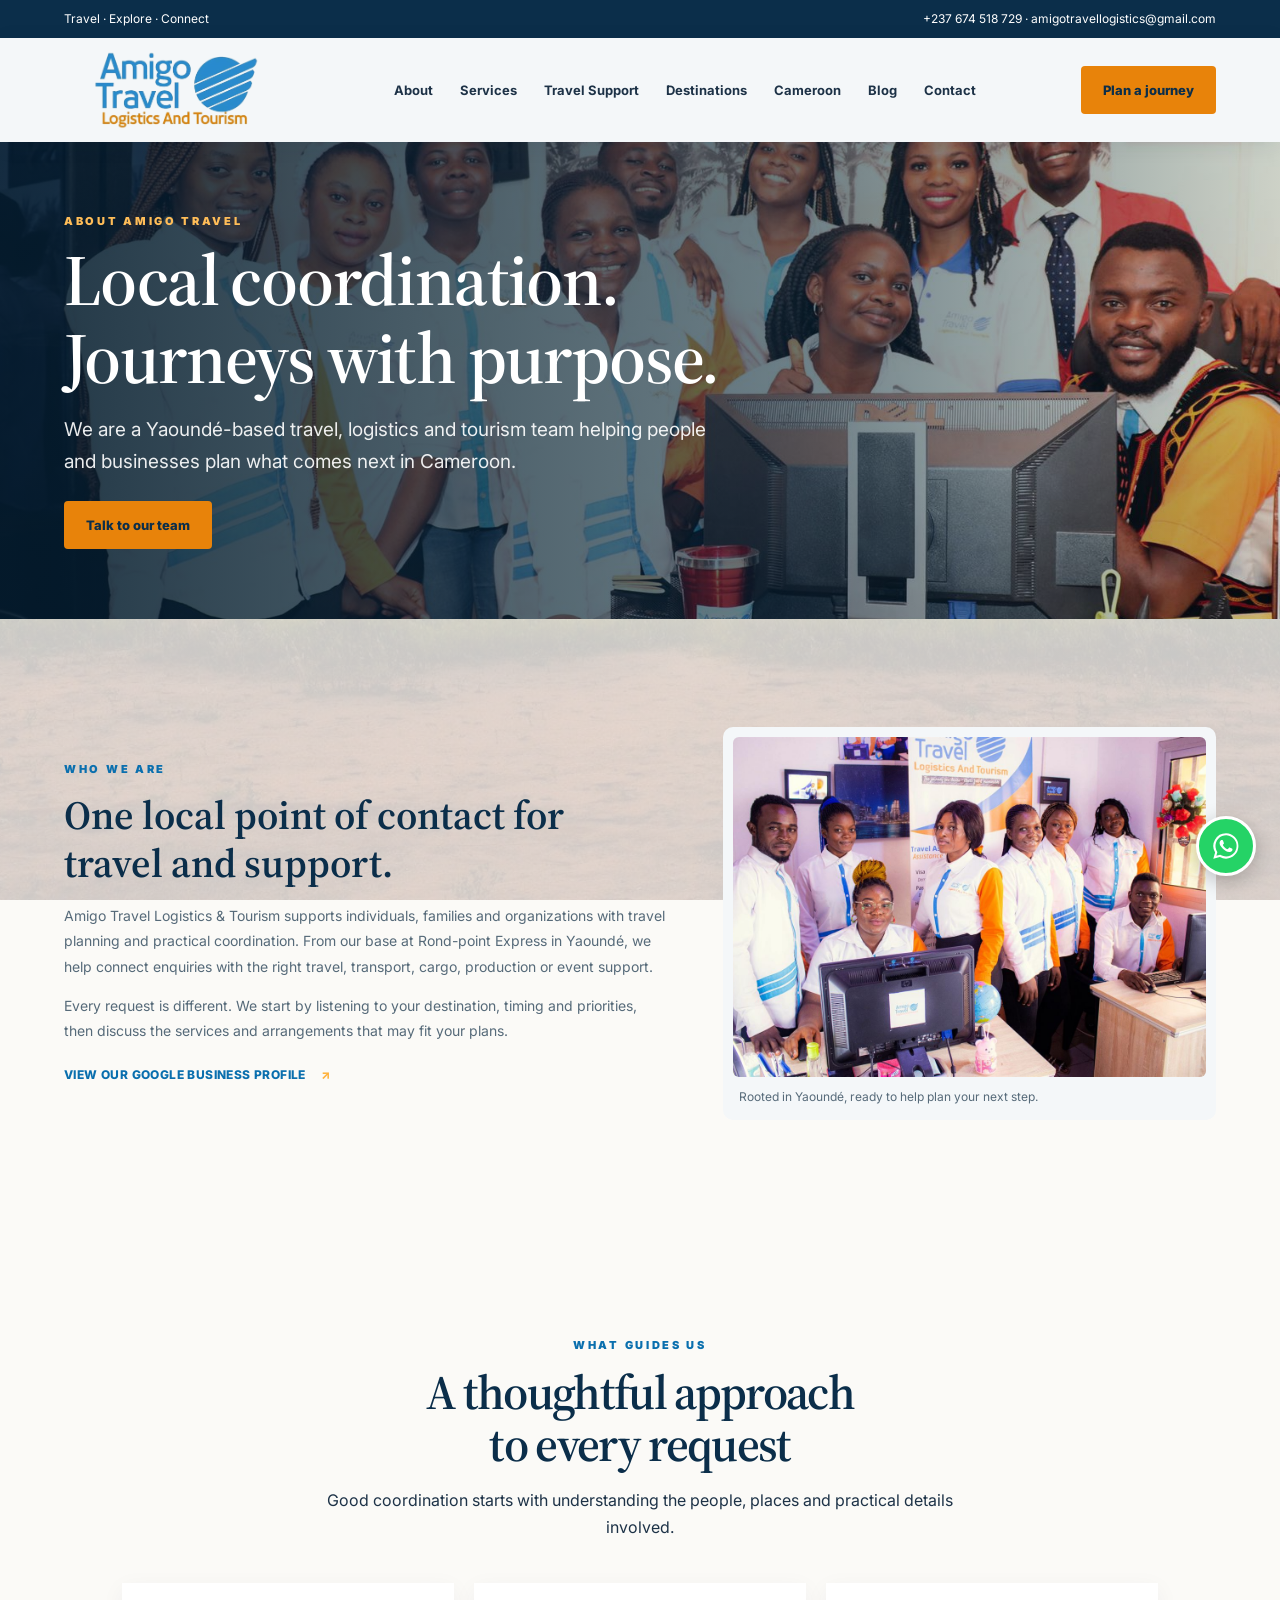
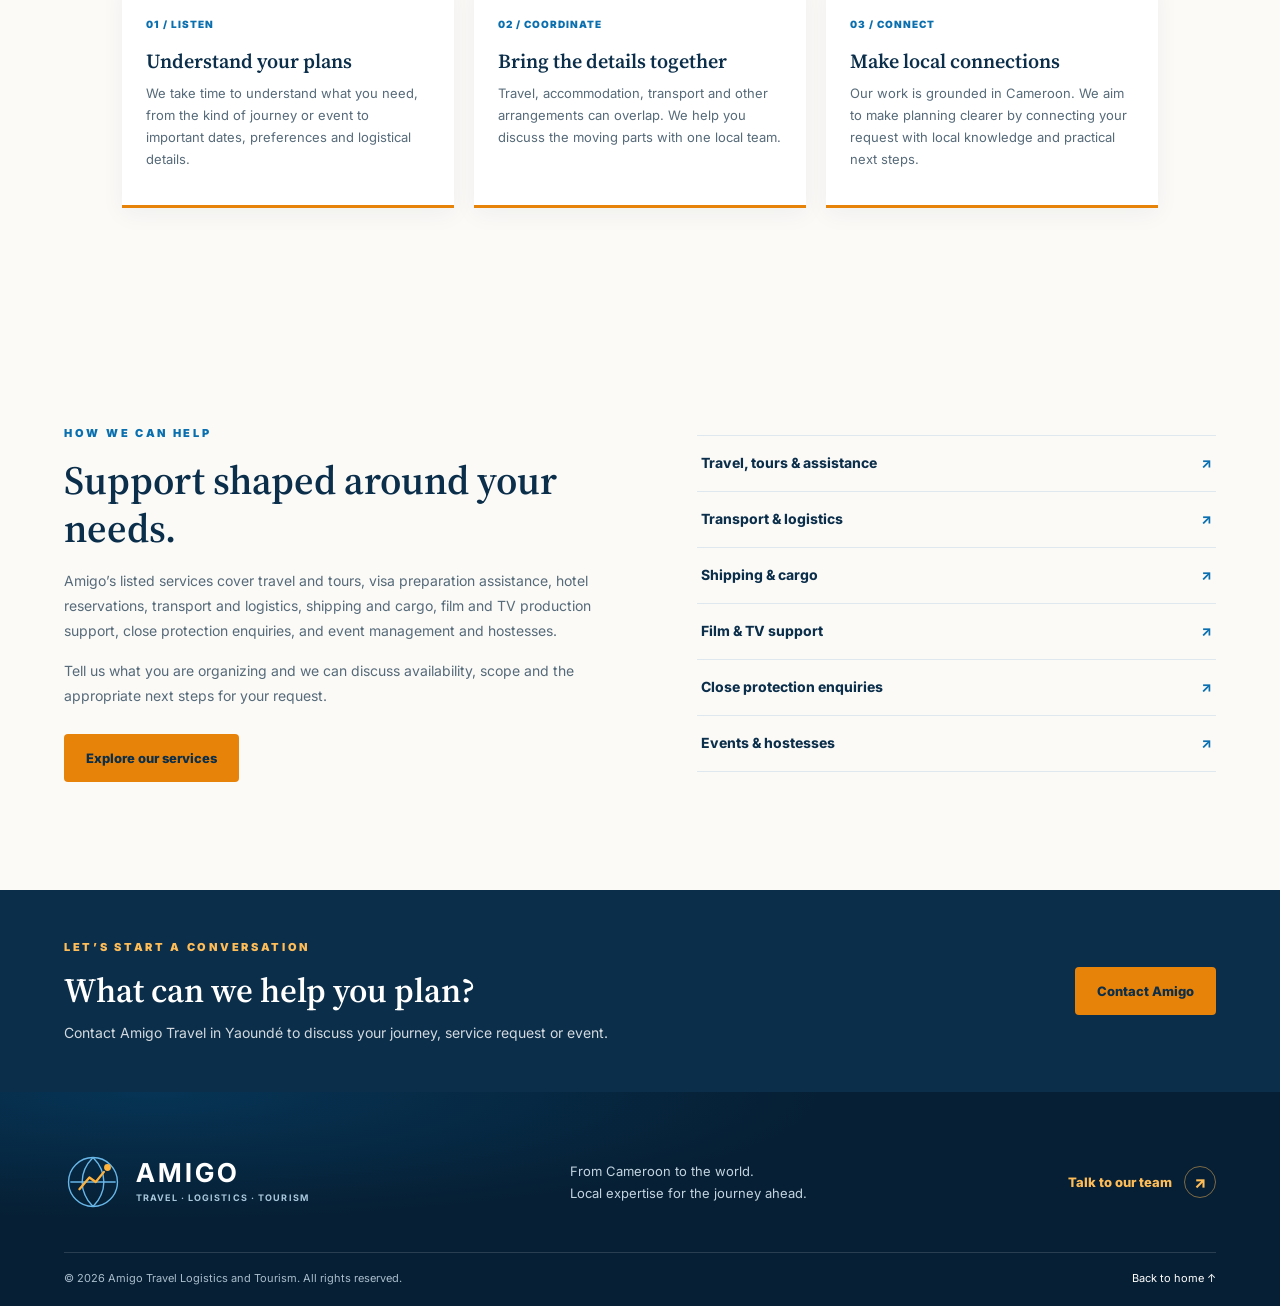
<file: about.html>
<!doctype html>
<html lang="en">
<head>
  <meta charset="utf-8">
  <link rel="icon" href="favicon.svg" type="image/svg+xml">
  <meta name="viewport" content="width=device-width, initial-scale=1">
  <meta name="theme-color" content="#0877bd">
  <meta name="author" content="Amigo Travel Logistics & Tourism">
  <meta name="description" content="Learn about Amigo Travel Logistics & Tourism, a Yaoundé-based team supporting travel, tours, logistics, cargo, production and events in Cameroon.">
  <meta name="robots" content="index, follow">
  <meta property="og:site_name" content="Amigo Travel Logistics & Tourism">
  <meta property="og:type" content="website">
  <meta property="og:title" content="About Amigo Travel Logistics & Tourism">
  <meta property="og:description" content="Meet Amigo Travel, based in Yaoundé and bringing travel, local coordination, logistics and event support together.">
  <meta property="og:url" content="https://amigotravellogistics.org/about.html">
  <meta property="og:image" content="https://amigotravellogistics.org/images/team-group.jpg">
  <meta property="og:image:alt" content="The Amigo Travel team in their Yaoundé office">
  <meta name="twitter:card" content="summary_large_image">
  <meta name="twitter:title" content="About Amigo Travel Logistics &amp; Tourism">
  <meta name="twitter:description" content="Meet Amigo Travel, based in Yaoundé and bringing travel, local coordination, logistics and event support together.">
  <meta name="twitter:image" content="https://amigotravellogistics.org/images/team-group.jpg">
  <title>About Amigo Travel Logistics & Tourism | Cameroon</title>
  <link rel="canonical" href="https://amigotravellogistics.org/about.html">
  <link rel="preconnect" href="https://fonts.googleapis.com">
  <link rel="preconnect" href="https://fonts.gstatic.com" crossorigin>
  <link rel="stylesheet" href="https://fonts.googleapis.com/css2?family=Inter:wght@400;500;600;700&family=Source+Serif+4:opsz,wght@8..60,500;8..60,600&display=swap">
  <link rel="stylesheet" href="styles.css">
  <script src="site.js" defer></script>
  <script type="application/ld+json">{"@context":"https://schema.org","@type":"AboutPage","name":"About Amigo Travel Logistics \u0026 Tourism","url":"https://amigotravellogistics.org/about.html","isPartOf":{"url":"https://amigotravellogistics.org/","name":"Amigo Travel Logistics \u0026 Tourism","@type":"WebSite"},"about":{"@id":"https://amigotravellogistics.org/#business"}}</script>
</head>
<body class="about-page">
  <div class="topbar">
    <span>Travel · Explore · Connect</span>
    <span>+237 674 518 729 · amigotravellogistics@gmail.com</span>
  </div>

  <header class="site-header">
    <a class="brand-box" href="index.html#top" aria-label="Amigo Travel Logistics and Tourism home">
      <img src="images/amigo-logo-header.png?v=20261020-2" alt="Amigo Travel Logistics and Tourism" width="763" height="375">
    </a>
    <button class="menu-toggle" type="button" aria-expanded="false" aria-controls="main-navigation">
      <span class="menu-toggle-icon" aria-hidden="true"></span><span>Menu</span>
    </button>
    <nav id="main-navigation" class="main-nav about-nav" aria-label="Main navigation">
      <a href="about.html" aria-current="page">About</a>
      <a href="index.html#services">Services</a>
      <a href="index.html#travel-support">Travel Support</a>
      <a href="index.html#destinations">Destinations</a>
      <a href="cameroon.html">Cameroon</a>
      <a href="blog.html">Blog</a>
      <a href="contact.html">Contact</a>
    </nav>
    <a class="btn primary about-header-cta" href="contact.html">Plan a journey</a>
  </header>

  <main>
    <section class="about-page-hero" aria-labelledby="about-title">
      <img src="images/team-group.jpg" alt="" aria-hidden="true">
      <div class="about-page-hero-shade"></div>
      <div class="about-page-hero-copy">
        <span class="eyebrow">ABOUT AMIGO TRAVEL</span>
        <h1 id="about-title">Local coordination.<br>Journeys with purpose.</h1>
        <p>We are a Yaoundé-based travel, logistics and tourism team helping people and businesses plan what comes next in Cameroon.</p>
        <a class="btn primary" href="contact.html">Talk to our team</a>
      </div>
    </section>

    <section class="about-page-intro section" aria-labelledby="about-intro-title">
      <div class="about-page-intro-copy">
        <span class="eyebrow">WHO WE ARE</span>
        <h2 id="about-intro-title">One local point of contact for travel and support.</h2>
        <p>Amigo Travel Logistics &amp; Tourism supports individuals, families and organizations with travel planning and practical coordination. From our base at Rond-point Express in Yaoundé, we help connect enquiries with the right travel, transport, cargo, production or event support.</p>
        <p>Every request is different. We start by listening to your destination, timing and priorities, then discuss the services and arrangements that may fit your plans.</p>
        <a class="text-link" href="https://maps.app.goo.gl/wCHLhreD65ih4e7i9" target="_blank" rel="noopener noreferrer">View our Google Business profile <span aria-hidden="true">↗</span></a>
      </div>
      <figure class="about-page-photo">
        <img src="images/team-desk-group.jpg" alt="Amigo Travel advisors standing together at the office front desk" loading="lazy">
        <figcaption>Rooted in Yaoundé, ready to help plan your next step.</figcaption>
      </figure>
    </section>

    <section class="about-values-section section light-section" aria-labelledby="about-values-title">
      <div class="section-heading center">
        <span>WHAT GUIDES US</span>
        <h2 id="about-values-title">A thoughtful approach to every request</h2>
        <p>Good coordination starts with understanding the people, places and practical details involved.</p>
      </div>
      <div class="about-values-grid">
        <article class="about-value-card">
          <span class="about-value-number">01 / LISTEN</span>
          <h3>Understand your plans</h3>
          <p>We take time to understand what you need, from the kind of journey or event to important dates, preferences and logistical details.</p>
        </article>
        <article class="about-value-card">
          <span class="about-value-number">02 / COORDINATE</span>
          <h3>Bring the details together</h3>
          <p>Travel, accommodation, transport and other arrangements can overlap. We help you discuss the moving parts with one local team.</p>
        </article>
        <article class="about-value-card">
          <span class="about-value-number">03 / CONNECT</span>
          <h3>Make local connections</h3>
          <p>Our work is grounded in Cameroon. We aim to make planning clearer by connecting your request with local knowledge and practical next steps.</p>
        </article>
      </div>
    </section>

    <section class="about-services-section section" aria-labelledby="about-services-title">
      <div class="about-services-copy">
        <span class="eyebrow">HOW WE CAN HELP</span>
        <h2 id="about-services-title">Support shaped around your needs.</h2>
        <p>Amigo’s listed services cover travel and tours, visa preparation assistance, hotel reservations, transport and logistics, shipping and cargo, film and TV production support, close protection enquiries, and event management and hostesses.</p>
        <p>Tell us what you are organizing and we can discuss availability, scope and the appropriate next steps for your request.</p>
        <a class="btn primary" href="index.html#services">Explore our services</a>
      </div>
      <div class="about-service-list" aria-label="Amigo Travel service areas">
        <a href="index.html#travel-service"><span>Travel, tours &amp; assistance</span><span aria-hidden="true">↗</span></a>
        <a href="index.html#transport-service"><span>Transport &amp; logistics</span><span aria-hidden="true">↗</span></a>
        <a href="index.html#shipping-service"><span>Shipping &amp; cargo</span><span aria-hidden="true">↗</span></a>
        <a href="index.html#film-service"><span>Film &amp; TV support</span><span aria-hidden="true">↗</span></a>
        <a href="index.html#cpo-service"><span>Close protection enquiries</span><span aria-hidden="true">↗</span></a>
        <a href="index.html#event-service"><span>Events &amp; hostesses</span><span aria-hidden="true">↗</span></a>
      </div>
    </section>

    <section class="about-contact-banner" aria-labelledby="about-contact-title">
      <div>
        <span class="eyebrow">LET’S START A CONVERSATION</span>
        <h2 id="about-contact-title">What can we help you plan?</h2>
        <p>Contact Amigo Travel in Yaoundé to discuss your journey, service request or event.</p>
      </div>
      <a class="btn primary" href="contact.html">Contact Amigo</a>
    </section>
  </main>

  <footer class="site-footer">
    <div class="footer-main">
      <a class="footer-brand" href="index.html#top" aria-label="Amigo Travel Logistics and Tourism home">
        <svg class="footer-mark" viewBox="0 0 64 64" aria-hidden="true">
          <circle cx="32" cy="32" r="27"></circle>
          <path d="M7 32h50M32 5c8 8 12 17 12 27S40 51 32 59M32 5C24 13 20 22 20 32s4 19 12 27"></path>
          <path class="footer-route" d="m17 40 11-13 7 5 13-16"></path>
          <circle class="footer-pin" cx="48" cy="16" r="3"></circle>
        </svg>
        <span class="footer-wordmark"><strong>AMIGO</strong><span>TRAVEL · LOGISTICS · TOURISM</span></span>
      </a>
      <p class="footer-tagline">From Cameroon to the world.<br>Local expertise for the journey ahead.</p>
      <a class="footer-contact" href="contact.html">Talk to our team <span aria-hidden="true">↗</span></a>
    </div>
    <div class="footer-bottom">
      <span>© 2026 Amigo Travel Logistics and Tourism. All rights reserved.</span>
      <a href="index.html#top">Back to home ↑</a>
    </div>
  </footer>

  <a class="whatsapp-float" href="https://wa.me/237674518729?text=Hello%20Amigo%20Travel%2C%20I%20would%20like%20to%20make%20an%20enquiry." target="_blank" rel="noopener noreferrer" aria-label="Chat with Amigo Travel on WhatsApp">
    <svg viewBox="0 0 32 32" aria-hidden="true" focusable="false">
      <path d="M16.04 3.2A12.72 12.72 0 0 0 5.11 22.42L3.3 28.8l6.54-1.72a12.8 12.8 0 0 0 6.19 1.59h.01a12.74 12.74 0 0 0 0-25.47Zm0 23.31a10.62 10.62 0 0 1-5.41-1.48l-.39-.23-3.88 1.02 1.03-3.78-.25-.4a10.58 10.58 0 1 1 8.9 4.87Zm5.81-7.92c-.32-.16-1.88-.93-2.17-1.04-.29-.11-.5-.16-.71.16-.21.32-.82 1.04-1 1.25-.18.21-.37.24-.69.08-.32-.16-1.34-.49-2.56-1.57-.95-.85-1.59-1.9-1.77-2.22-.18-.32-.02-.5.14-.66.14-.14.32-.37.48-.56.16-.18.21-.32.32-.53.11-.21.05-.4-.03-.56-.08-.16-.71-1.71-.98-2.35-.26-.62-.52-.54-.71-.55l-.61-.01c-.21 0-.56.08-.85.4-.29.32-1.11 1.09-1.11 2.64s1.14 3.06 1.3 3.27c.16.21 2.24 3.42 5.42 4.79.76.33 1.35.53 1.81.68.76.24 1.45.21 1.99.13.61-.09 1.88-.77 2.14-1.51.26-.74.26-1.37.18-1.51-.08-.13-.29-.21-.61-.37Z"></path>
    </svg>
  </a>
</body>
</html>
</file>
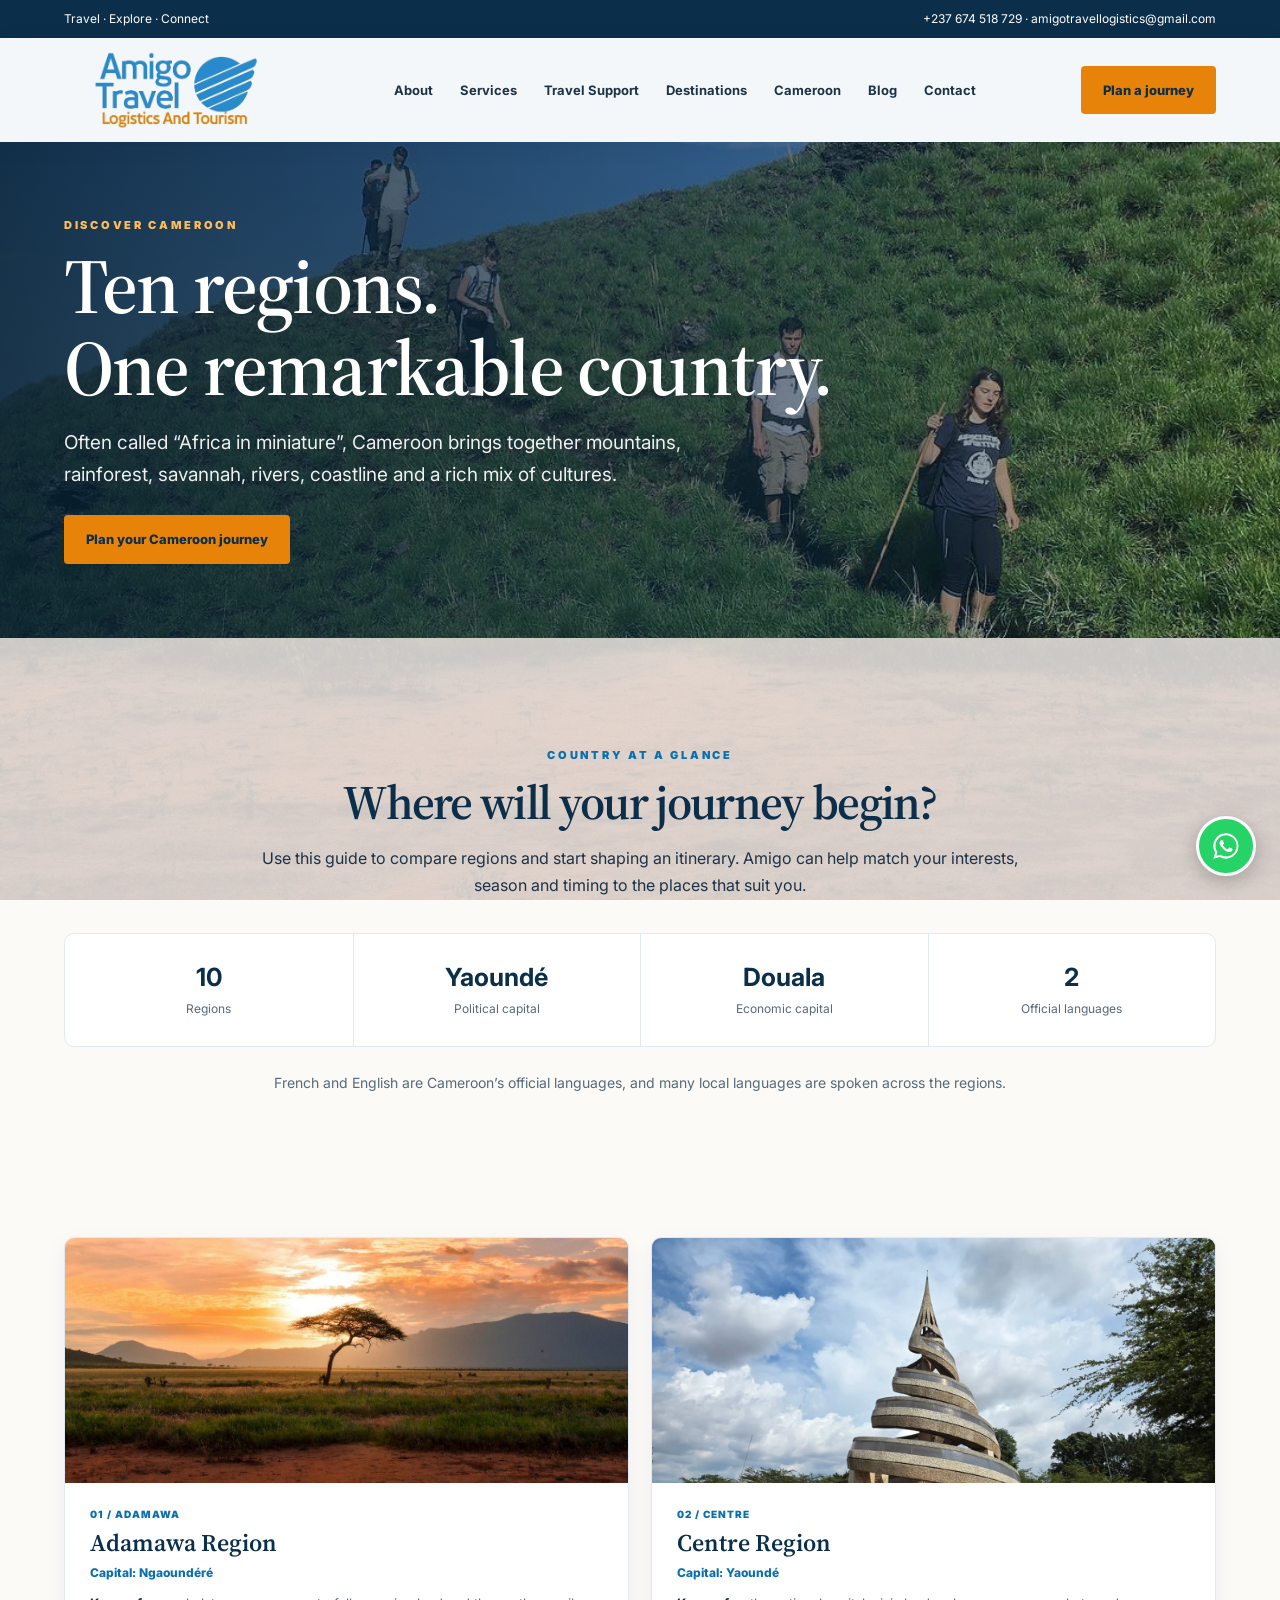
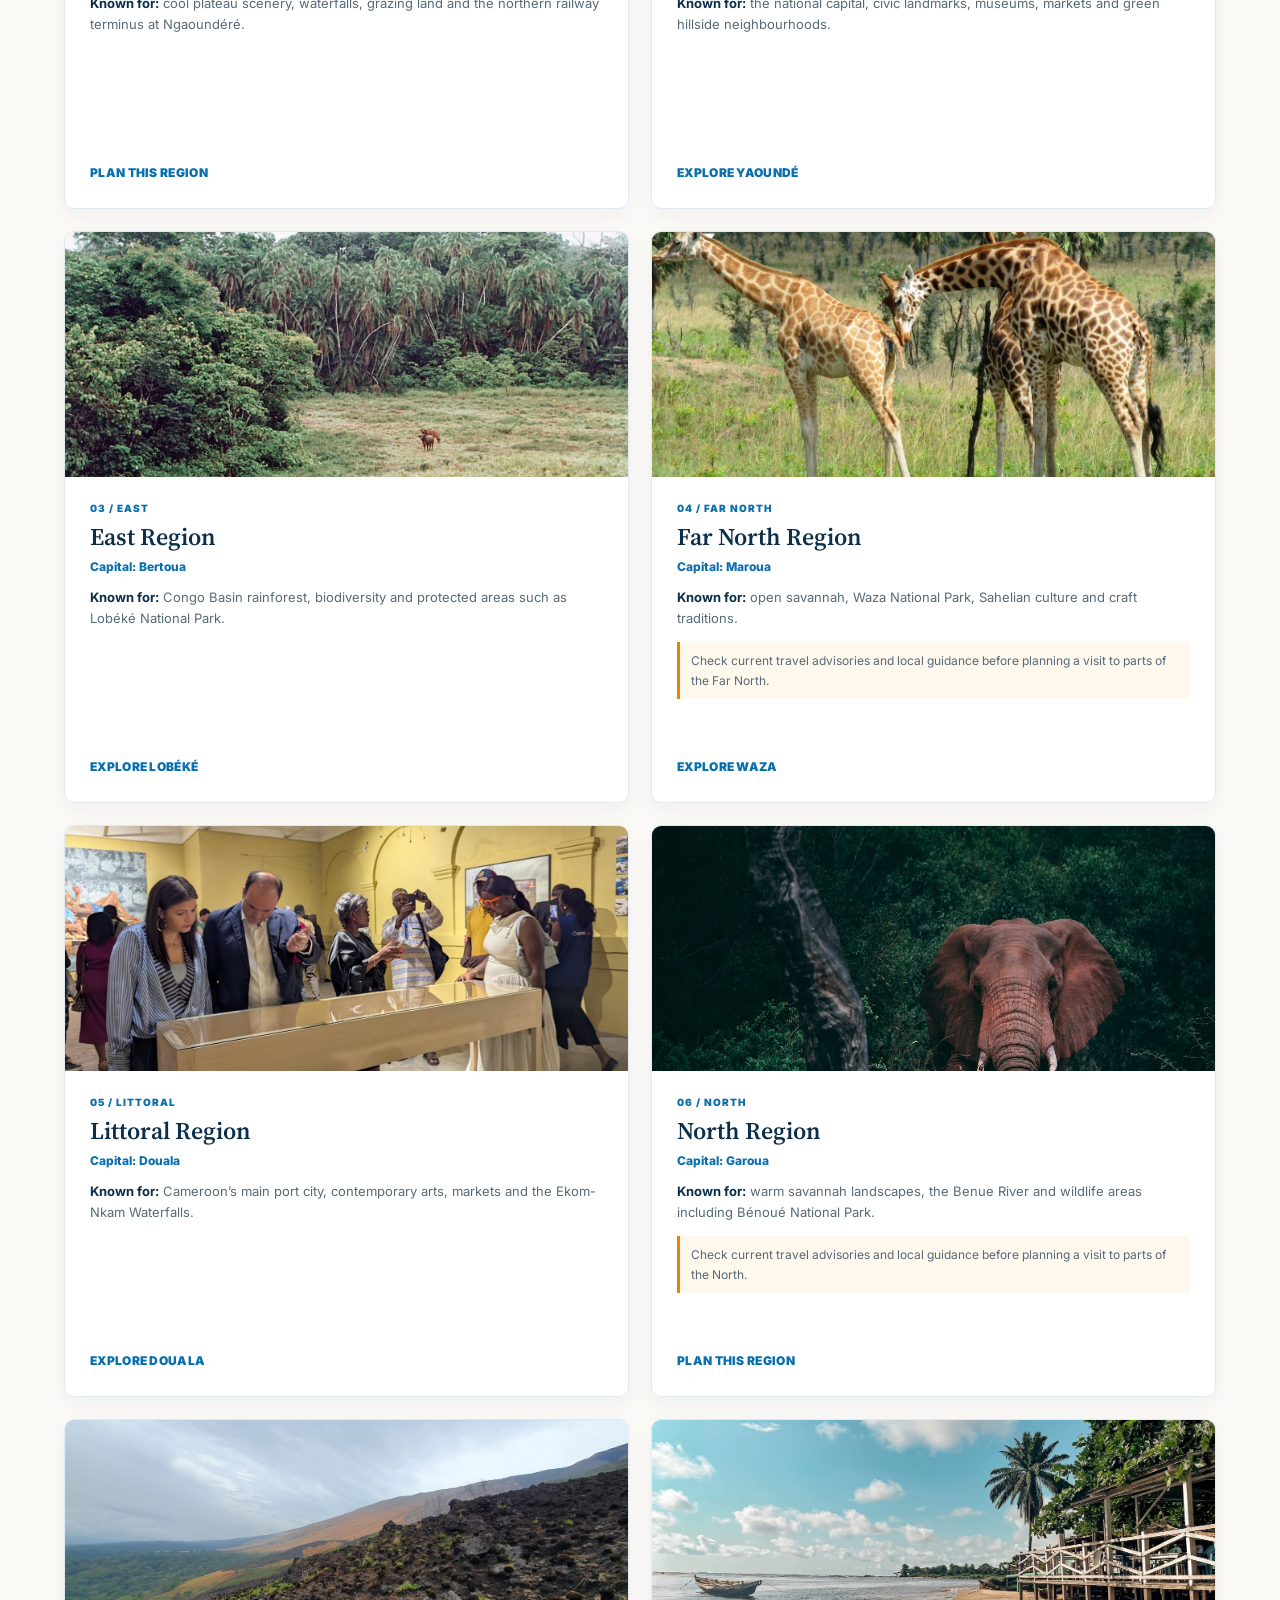
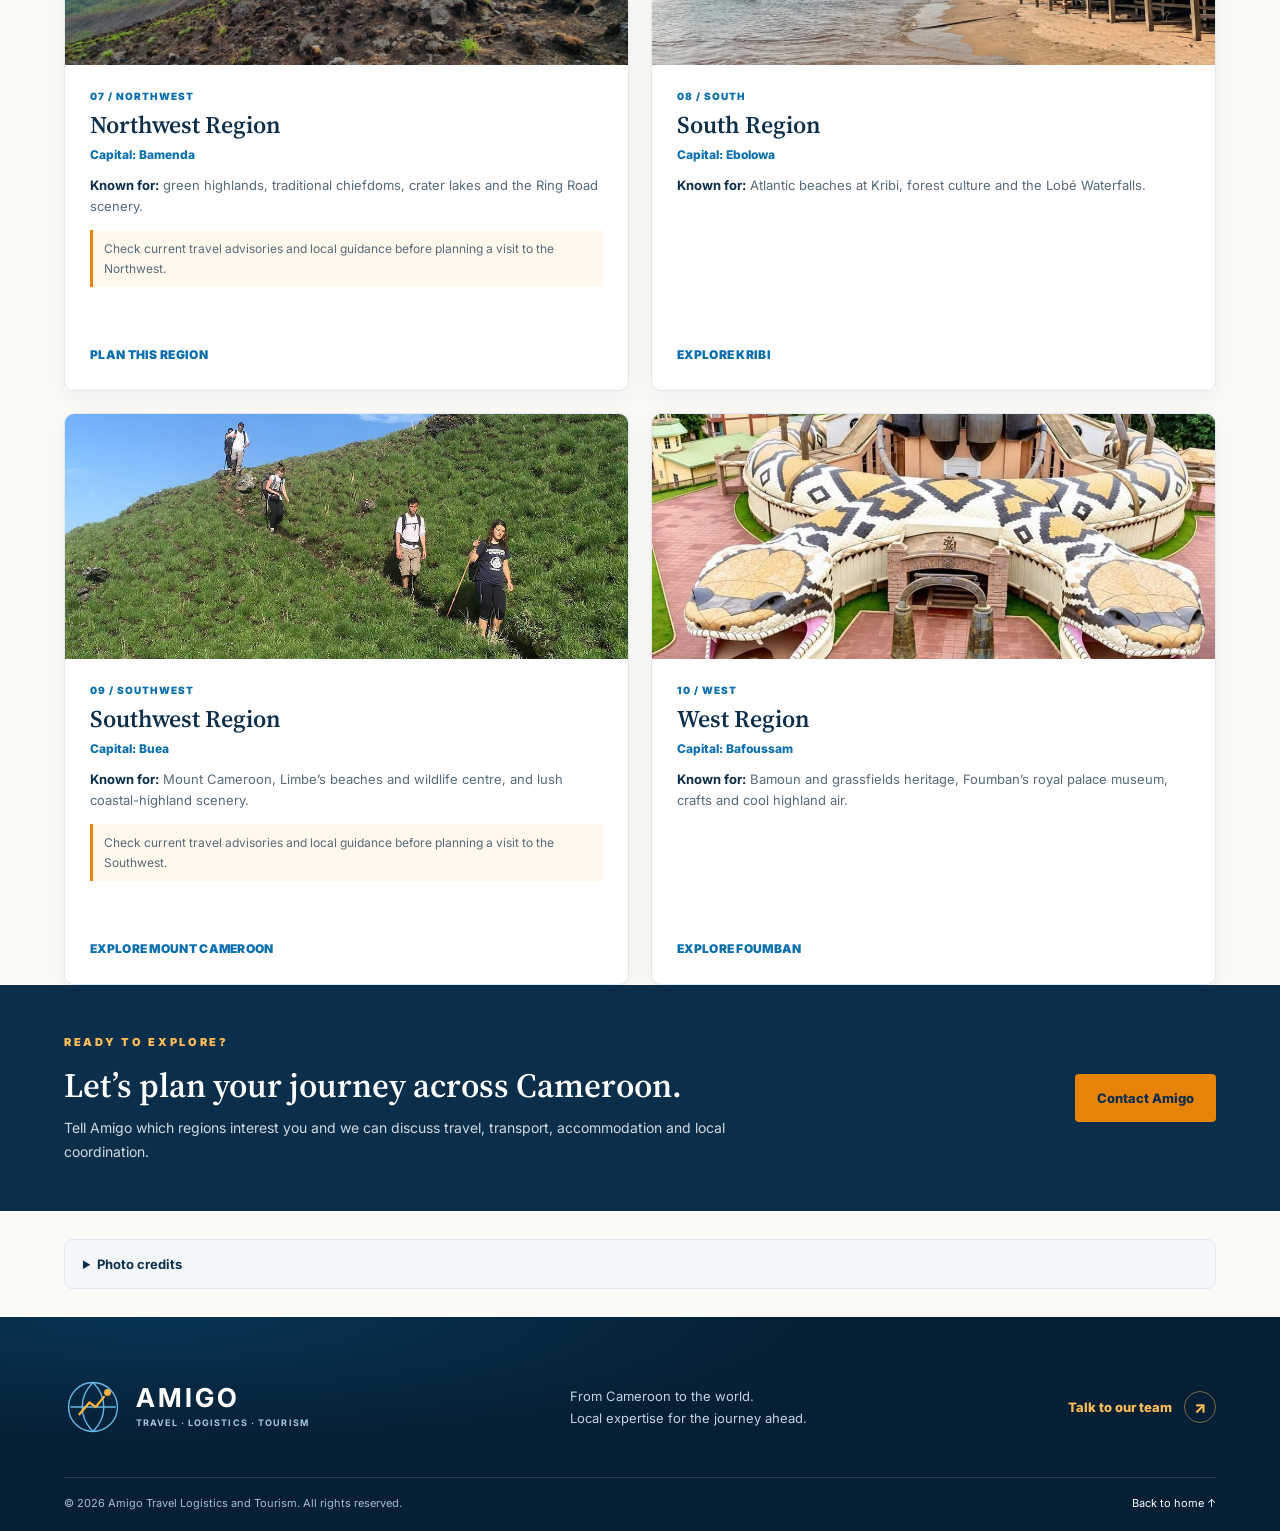
<file: cameroon.html>
<!doctype html>
<html lang="en">
<head>
  <meta charset="utf-8">
  <link rel="icon" href="favicon.svg" type="image/svg+xml">
  <meta name="viewport" content="width=device-width, initial-scale=1">
  <meta name="theme-color" content="#0877bd">
  <meta name="author" content="Amigo Travel Logistics & Tourism">
  <meta name="description" content="Discover Cameroon’s 10 regions, from the highlands and rainforests to Atlantic beaches, cultural centres and northern savannah.">
  <meta name="robots" content="index, follow">
  <meta property="og:site_name" content="Amigo Travel Logistics & Tourism">
  <meta property="og:type" content="website">
  <meta property="og:title" content="Discover Cameroon’s 10 Regions | Amigo Travel">
  <meta property="og:description" content="A travel introduction to Cameroon’s regions, landscapes, culture and places to explore.">
  <meta property="og:url" content="https://amigotravellogistics.org/cameroon.html">
  <meta property="og:image" content="https://amigotravellogistics.org/images/destination-mount-cameroon-hikers.jpg">
  <title>Discover Cameroon’s 10 Regions | Amigo Travel Logistics & Tourism</title>
  <link rel="canonical" href="https://amigotravellogistics.org/cameroon.html">
  <link rel="preconnect" href="https://fonts.googleapis.com">
  <link rel="preconnect" href="https://fonts.gstatic.com" crossorigin>
  <link rel="stylesheet" href="https://fonts.googleapis.com/css2?family=Inter:wght@400;500;600;700&family=Source+Serif+4:opsz,wght@8..60,500;8..60,600&display=swap">
  <link rel="stylesheet" href="styles.css">
  <script src="site.js" defer></script>
  <script type="application/ld+json">{"@context":"https://schema.org","@type":"WebPage","name":"Discover Cameroon\u0027s 10 Regions","url":"https://amigotravellogistics.org/cameroon.html","isPartOf":{"url":"https://amigotravellogistics.org/","name":"Amigo Travel Logistics \u0026 Tourism","@type":"WebSite"},"about":{"@id":"https://amigotravellogistics.org/#business"}}</script>
</head>
<body class="cameroon-page">
  <div class="topbar">
    <span>Travel · Explore · Connect</span>
    <span>+237 674 518 729 · amigotravellogistics@gmail.com</span>
  </div>

  <header class="site-header">
    <a class="brand-box" href="index.html#top" aria-label="Amigo Travel Logistics and Tourism home">
      <img src="images/amigo-logo-header.png?v=20261020-2" alt="Amigo Travel Logistics and Tourism" width="763" height="375">
    </a>
    <button class="menu-toggle" type="button" aria-expanded="false" aria-controls="main-navigation">
      <span class="menu-toggle-icon" aria-hidden="true"></span><span>Menu</span>
    </button>
    <nav id="main-navigation" class="main-nav cameroon-nav" aria-label="Main navigation">
      <a href="about.html">About</a>
      <a href="index.html#services">Services</a>
      <a href="index.html#travel-support">Travel Support</a>
      <a href="index.html#destinations">Destinations</a>
      <a href="cameroon.html" aria-current="page">Cameroon</a>
      <a href="blog.html">Blog</a>
      <a href="contact.html">Contact</a>
    </nav>
    <a class="btn primary cameroon-header-cta" href="contact.html">Plan a journey</a>
  </header>

  <main>
    <section class="cameroon-page-hero" aria-labelledby="cameroon-title">
      <img src="images/destination-mount-cameroon-hikers.jpg?v=20261020-1" alt="" aria-hidden="true">
      <div class="cameroon-page-hero-shade"></div>
      <div class="cameroon-page-hero-copy">
        <span class="eyebrow">DISCOVER CAMEROON</span>
        <h1 id="cameroon-title">Ten regions.<br>One remarkable country.</h1>
        <p>Often called “Africa in miniature”, Cameroon brings together mountains, rainforest, savannah, rivers, coastline and a rich mix of cultures.</p>
        <a class="btn primary" href="contact.html">Plan your Cameroon journey</a>
      </div>
    </section>

    <section class="cameroon-intro section" aria-labelledby="cameroon-intro-title">
      <div class="section-heading">
        <span>COUNTRY AT A GLANCE</span>
        <h2 id="cameroon-intro-title">Where will your journey begin?</h2>
        <p>Use this guide to compare regions and start shaping an itinerary. Amigo can help match your interests, season and timing to the places that suit you.</p>
      </div>
      <div class="cameroon-facts" aria-label="Cameroon facts">
        <div><strong>10</strong><span>Regions</span></div>
        <div><strong>Yaoundé</strong><span>Political capital</span></div>
        <div><strong>Douala</strong><span>Economic capital</span></div>
        <div><strong>2</strong><span>Official languages</span></div>
      </div>
      <p class="cameroon-language-note">French and English are Cameroon’s official languages, and many local languages are spoken across the regions.</p>
    </section>

    <section class="cameroon-region-grid" aria-label="Cameroon regions">
      <article class="cameroon-region-card" id="adamawa">
        <img src="images/africa-savannah.jpg" alt="Open savannah landscape representing Cameroon’s Adamawa Region" loading="lazy">
        <div class="cameroon-region-copy">
          <span>01 / ADAMAWA</span>
          <h3>Adamawa Region</h3>
          <p class="cameroon-region-capital">Capital: Ngaoundéré</p>
          <p class="cameroon-region-highlights"><strong>Known for:</strong> cool plateau scenery, waterfalls, grazing land and the northern railway terminus at Ngaoundéré.</p>
          <a href="contact.html">Plan this region</a>
        </div>
      </article>
      <article class="cameroon-region-card" id="centre">
        <img src="images/destination-yaounde-reunification.jpg?v=20261020-1" alt="Reunification Monument in Yaoundé, Centre Region" loading="lazy">
        <div class="cameroon-region-copy">
          <span>02 / CENTRE</span>
          <h3>Centre Region</h3>
          <p class="cameroon-region-capital">Capital: Yaoundé</p>
          <p class="cameroon-region-highlights"><strong>Known for:</strong> the national capital, civic landmarks, museums, markets and green hillside neighbourhoods.</p>
          <a href="destination.html?place=yaounde-city-tour">Explore Yaoundé</a>
        </div>
      </article>
      <article class="cameroon-region-card" id="east">
        <img src="images/destination-lobeke.jpg?v=20261020-hd1" alt="Buffalo in Lobéké National Park, East Region" loading="lazy">
        <div class="cameroon-region-copy">
          <span>03 / EAST</span>
          <h3>East Region</h3>
          <p class="cameroon-region-capital">Capital: Bertoua</p>
          <p class="cameroon-region-highlights"><strong>Known for:</strong> Congo Basin rainforest, biodiversity and protected areas such as Lobéké National Park.</p>
          <a href="destination.html?place=lobeke-national-park">Explore Lobéké</a>
        </div>
      </article>
      <article class="cameroon-region-card" id="far-north">
        <img src="images/destination-waza.jpg?v=20261022-giraffe" alt="Giraffes in Waza National Park, Far North Region" loading="lazy">
        <div class="cameroon-region-copy">
          <span>04 / FAR NORTH</span>
          <h3>Far North Region</h3>
          <p class="cameroon-region-capital">Capital: Maroua</p>
          <p class="cameroon-region-highlights"><strong>Known for:</strong> open savannah, Waza National Park, Sahelian culture and craft traditions.</p>
          <p class="cameroon-region-advisory">Check current travel advisories and local guidance before planning a visit to parts of the Far North.</p>
          <a href="destination.html?place=waza-national-park">Explore Waza</a>
        </div>
      </article>
      <article class="cameroon-region-card" id="littoral">
        <img src="images/destination-douala.jpg?v=20261021-1" alt="Cultural exhibition in Douala, Littoral Region" loading="lazy">
        <div class="cameroon-region-copy">
          <span>05 / LITTORAL</span>
          <h3>Littoral Region</h3>
          <p class="cameroon-region-capital">Capital: Douala</p>
          <p class="cameroon-region-highlights"><strong>Known for:</strong> Cameroon’s main port city, contemporary arts, markets and the Ekom-Nkam Waterfalls.</p>
          <a href="destination.html?place=douala-city-tour">Explore Douala</a>
        </div>
      </article>
      <article class="cameroon-region-card" id="north">
        <img src="images/africa-giraffe-2.jpg" alt="Giraffes on an African savannah, representing Cameroon’s North Region" loading="lazy">
        <div class="cameroon-region-copy">
          <span>06 / NORTH</span>
          <h3>North Region</h3>
          <p class="cameroon-region-capital">Capital: Garoua</p>
          <p class="cameroon-region-highlights"><strong>Known for:</strong> warm savannah landscapes, the Benue River and wildlife areas including Bénoué National Park.</p>
          <p class="cameroon-region-advisory">Check current travel advisories and local guidance before planning a visit to parts of the North.</p>
          <a href="contact.html">Plan this region</a>
        </div>
      </article>
      <article class="cameroon-region-card" id="northwest">
        <img src="images/destination-mount-cameroon.jpg?v=20261020-hd1" alt="Highland grassland representing Cameroon’s western highlands" loading="lazy">
        <div class="cameroon-region-copy">
          <span>07 / NORTHWEST</span>
          <h3>Northwest Region</h3>
          <p class="cameroon-region-capital">Capital: Bamenda</p>
          <p class="cameroon-region-highlights"><strong>Known for:</strong> green highlands, traditional chiefdoms, crater lakes and the Ring Road scenery.</p>
          <p class="cameroon-region-advisory">Check current travel advisories and local guidance before planning a visit to the Northwest.</p>
          <a href="contact.html">Plan this region</a>
        </div>
      </article>
      <article class="cameroon-region-card" id="south">
        <img src="images/destination-kribi-beach.jpg?v=20261020-hd1" alt="Lobé Beach in Kribi, South Region" loading="lazy">
        <div class="cameroon-region-copy">
          <span>08 / SOUTH</span>
          <h3>South Region</h3>
          <p class="cameroon-region-capital">Capital: Ebolowa</p>
          <p class="cameroon-region-highlights"><strong>Known for:</strong> Atlantic beaches at Kribi, forest culture and the Lobé Waterfalls.</p>
          <a href="destination.html?place=kribi-beach-town">Explore Kribi</a>
        </div>
      </article>
      <article class="cameroon-region-card" id="southwest">
        <img src="images/destination-mount-cameroon-hikers.jpg?v=20261020-1" alt="Hikers on Mount Cameroon, Southwest Region" loading="lazy">
        <div class="cameroon-region-copy">
          <span>09 / SOUTHWEST</span>
          <h3>Southwest Region</h3>
          <p class="cameroon-region-capital">Capital: Buea</p>
          <p class="cameroon-region-highlights"><strong>Known for:</strong> Mount Cameroon, Limbe’s beaches and wildlife centre, and lush coastal-highland scenery.</p>
          <p class="cameroon-region-advisory">Check current travel advisories and local guidance before planning a visit to the Southwest.</p>
          <a href="destination.html?place=mount-cameroon">Explore Mount Cameroon</a>
        </div>
      </article>
      <article class="cameroon-region-card" id="west">
        <img src="images/destination-foumban-royal-palace.jpg?v=20261020-1" alt="Musée Royal de Foumban in the West Region" loading="lazy">
        <div class="cameroon-region-copy">
          <span>10 / WEST</span>
          <h3>West Region</h3>
          <p class="cameroon-region-capital">Capital: Bafoussam</p>
          <p class="cameroon-region-highlights"><strong>Known for:</strong> Bamoun and grassfields heritage, Foumban’s royal palace museum, crafts and cool highland air.</p>
          <a href="destination.html?place=foumban-royal-palace">Explore Foumban</a>
        </div>
      </article>
    </section>

    <section class="cameroon-plan-banner" aria-labelledby="cameroon-plan-title">
      <div>
        <span class="eyebrow">READY TO EXPLORE?</span>
        <h2 id="cameroon-plan-title">Let’s plan your journey across Cameroon.</h2>
        <p>Tell Amigo which regions interest you and we can discuss travel, transport, accommodation and local coordination.</p>
      </div>
      <a class="btn primary" href="contact.html">Contact Amigo</a>
    </section>

    <section class="image-credits cameroon-image-credits" aria-label="Image credits">
      <details>
        <summary>Photo credits</summary>
        <div class="image-credit-list">
          <ul>
            <li>Mount Cameroon hikers, Reunification Monument (Yaoundé), Musée Royal de Foumban, Douala exhibition and Waza giraffes — photos supplied by Amigo Travel.</li>
            <li><a href="https://commons.wikimedia.org/wiki/File:Lob%C3%A9k%C3%A9_buffalo.jpg" target="_blank" rel="noopener noreferrer">Buffalo in Lobéké National Park</a> — Amcaja, <a href="https://creativecommons.org/licenses/by-sa/3.0/" target="_blank" rel="noopener noreferrer">CC BY-SA 3.0</a>.</li>
            <li><a href="https://commons.wikimedia.org/wiki/File:Lob%C3%A9_beach_kribi_Cameroon.jpg" target="_blank" rel="noopener noreferrer">Lobé Beach, Kribi</a> — Blaizo 237, <a href="https://creativecommons.org/licenses/by-sa/4.0/" target="_blank" rel="noopener noreferrer">CC BY-SA 4.0</a>.</li>
          </ul>
        </div>
      </details>
    </section>
  </main>

  <footer class="site-footer">
    <div class="footer-main">
      <a class="footer-brand" href="index.html#top" aria-label="Amigo Travel Logistics and Tourism home">
        <svg class="footer-mark" viewBox="0 0 64 64" aria-hidden="true">
          <circle cx="32" cy="32" r="27"></circle>
          <path d="M7 32h50M32 5c8 8 12 17 12 27S40 51 32 59M32 5C24 13 20 22 20 32s4 19 12 27"></path>
          <path class="footer-route" d="m17 40 11-13 7 5 13-16"></path>
          <circle class="footer-pin" cx="48" cy="16" r="3"></circle>
        </svg>
        <span class="footer-wordmark"><strong>AMIGO</strong><span>TRAVEL · LOGISTICS · TOURISM</span></span>
      </a>
      <p class="footer-tagline">From Cameroon to the world.<br>Local expertise for the journey ahead.</p>
      <a class="footer-contact" href="contact.html">Talk to our team <span aria-hidden="true">↗</span></a>
    </div>
    <div class="footer-bottom">
      <span>© 2026 Amigo Travel Logistics and Tourism. All rights reserved.</span>
      <a href="index.html#top">Back to home ↑</a>
    </div>
  </footer>

  <a class="whatsapp-float" href="https://wa.me/237674518729?text=Hello%20Amigo%20Travel%2C%20I%20would%20like%20to%20make%20an%20enquiry." target="_blank" rel="noopener noreferrer" aria-label="Chat with Amigo Travel on WhatsApp">
    <svg viewBox="0 0 32 32" aria-hidden="true" focusable="false">
      <path d="M16.04 3.2A12.72 12.72 0 0 0 5.11 22.42L3.3 28.8l6.54-1.72a12.8 12.8 0 0 0 6.19 1.59h.01a12.74 12.74 0 0 0 0-25.47Zm0 23.31a10.62 10.62 0 0 1-5.41-1.48l-.39-.23-3.88 1.02 1.03-3.78-.25-.4a10.58 10.58 0 1 1 8.9 4.87Zm5.81-7.92c-.32-.16-1.88-.93-2.17-1.04-.29-.11-.5-.16-.71.16-.21.32-.82 1.04-1 1.25-.18.21-.37.24-.69.08-.32-.16-1.34-.49-2.56-1.57-.95-.85-1.59-1.9-1.77-2.22-.18-.32-.02-.5.14-.66.14-.14.32-.37.48-.56.16-.18.21-.32.32-.53.11-.21.05-.4-.03-.56-.08-.16-.71-1.71-.98-2.35-.26-.62-.52-.54-.71-.55l-.61-.01c-.21 0-.56.08-.85.4-.29.32-1.11 1.09-1.11 2.64s1.14 3.06 1.3 3.27c.16.21 2.24 3.42 5.42 4.79.76.33 1.35.53 1.81.68.76.24 1.45.21 1.99.13.61-.09 1.88-.77 2.14-1.51.26-.74.26-1.37.18-1.51-.08-.13-.29-.21-.61-.37Z"></path>
    </svg>
  </a>
</body>
</html>
</file>
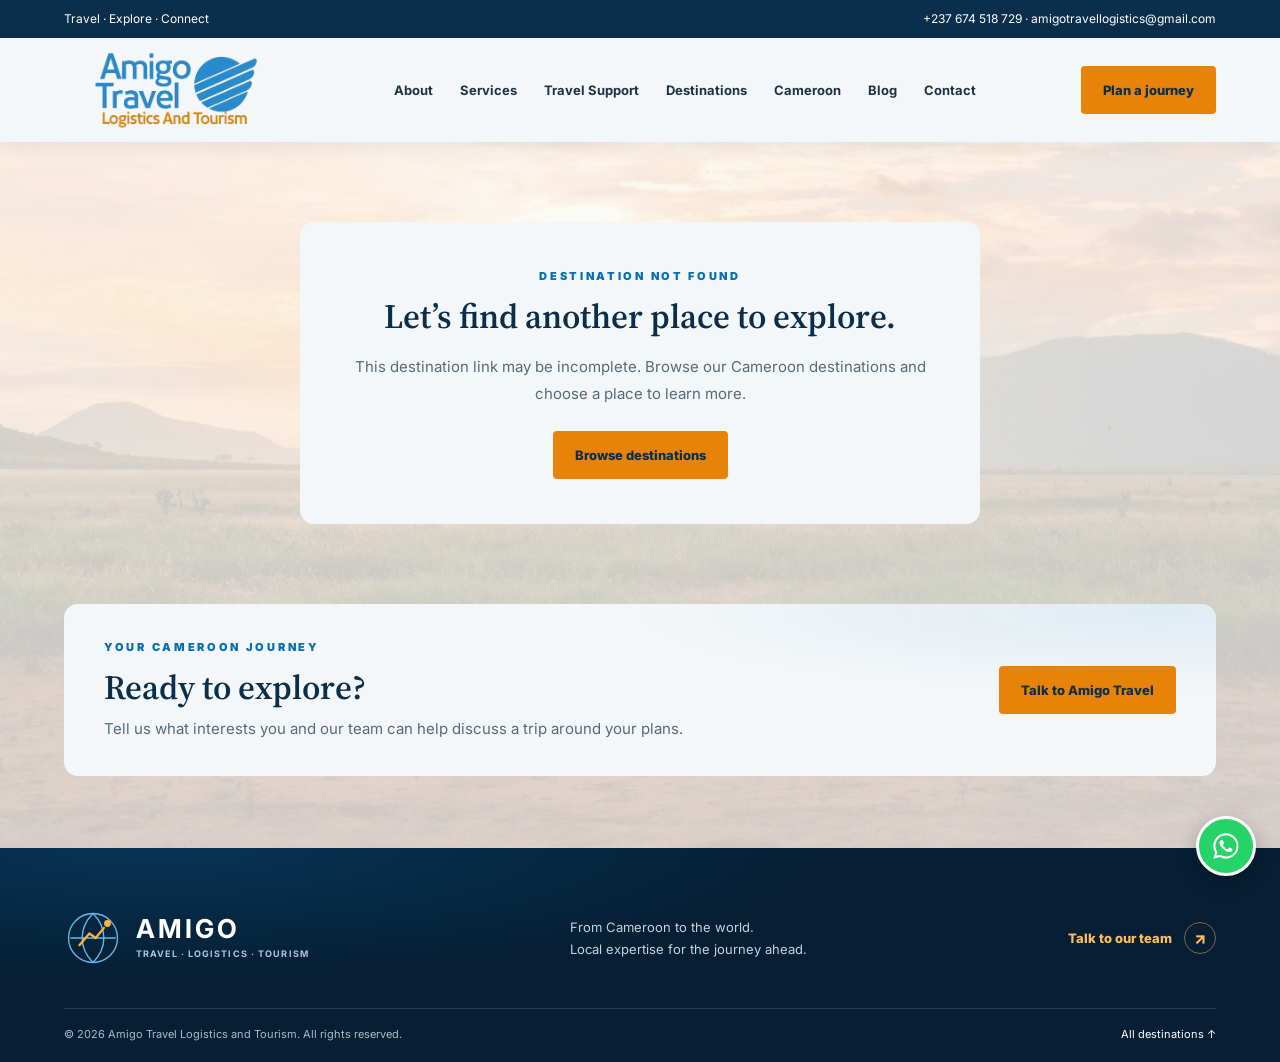
<file: destination.html>
<!doctype html>
<html lang="en">
<head>
  <meta charset="utf-8">
  <link rel="icon" href="favicon.svg" type="image/svg+xml">
  <meta name="viewport" content="width=device-width, initial-scale=1">
  <meta name="theme-color" content="#0877bd">
  <meta name="author" content="Amigo Travel Logistics & Tourism">
  <meta name="description" content="Explore Cameroon with Amigo Travel. Discover destination history, highlights and practical trip-planning information.">
  <meta name="robots" content="index, follow, max-image-preview:large, max-snippet:-1, max-video-preview:-1">
  <meta property="og:site_name" content="Amigo Travel Logistics & Tourism">
  <meta property="og:type" content="article">
  <meta property="og:title" content="Explore Cameroon | Amigo Travel Logistics & Tourism">
  <meta property="og:description" content="Destination information, highlights and visitor tips from Amigo Travel.">
  <meta property="og:url" content="https://amigotravellogistics.org/destination.html">
  <meta property="og:image" content="https://amigotravellogistics.org/images/africa-wildlife.jpg">
  <meta property="og:image:alt" content="Wildlife in Cameroon">
  <meta name="twitter:card" content="summary_large_image">
  <meta name="twitter:title" content="Explore Cameroon | Amigo Travel">
  <meta name="twitter:description" content="Destination information, highlights and visitor tips from Amigo Travel.">
  <meta name="twitter:image" content="https://amigotravellogistics.org/images/africa-wildlife.jpg">
  <title>Explore Cameroon | Amigo Travel Logistics & Tourism</title>
  <link rel="canonical" href="https://amigotravellogistics.org/destination.html">
  <link rel="preconnect" href="https://fonts.googleapis.com">
  <link rel="preconnect" href="https://fonts.gstatic.com" crossorigin>
  <link rel="stylesheet" href="https://fonts.googleapis.com/css2?family=Inter:wght@400;500;600;700&family=Source+Serif+4:opsz,wght@8..60,500;8..60,600&display=swap">
  <link rel="stylesheet" href="styles.css">
  <script src="destination.js" defer></script>
  <script src="site.js" defer></script>
</head>
<body class="destination-page">
  <div class="topbar">
    <span>Travel · Explore · Connect</span>
    <span>+237 674 518 729 · amigotravellogistics@gmail.com</span>
  </div>

  <header class="site-header">
    <a class="brand-box" href="index.html#top" aria-label="Amigo Travel Logistics and Tourism home">
      <img src="images/amigo-logo-header.png?v=20261020-2" alt="Amigo Travel Logistics and Tourism" width="763" height="375">
    </a>
    <button class="menu-toggle" type="button" aria-expanded="false" aria-controls="main-navigation">
      <span class="menu-toggle-icon" aria-hidden="true"></span><span>Menu</span>
    </button>
    <nav id="main-navigation" class="main-nav destination-nav" aria-label="Main navigation">
      <a href="about.html">About</a>
      <a href="index.html#services">Services</a>
      <a href="index.html#travel-support">Travel Support</a>
      <a href="index.html#destinations">Destinations</a>
      <a href="cameroon.html">Cameroon</a>
      <a href="blog.html">Blog</a>
      <a href="contact.html">Contact</a>
    </nav>
    <a class="btn primary destination-header-cta" href="https://wa.me/237674518729">Plan a journey</a>
  </header>

  <main class="destination-detail-main">
    <section id="destination-hero" class="destination-detail-hero" aria-labelledby="destination-title" hidden>
      <img id="destination-image" src="images/africa-wildlife.jpg" alt="" fetchpriority="high">
      <div class="destination-detail-shade"></div>
      <div class="destination-detail-hero-copy">
        <a class="destination-back-link" href="index.html#destinations">← All Cameroon destinations</a>
        <span id="destination-region" class="eyebrow">EXPLORE CAMEROON</span>
        <h1 id="destination-title">Explore Cameroon</h1>
        <p id="destination-intro"></p>
      </div>
    </section>

    <div id="destination-content" class="destination-detail-content" hidden>
      <section class="destination-story" aria-labelledby="destination-story-title">
        <span class="eyebrow">A PLACE WITH A STORY</span>
        <h2 id="destination-story-title">Discover the destination</h2>
        <p id="destination-story"></p>
        <h3>History and local character</h3>
        <p id="destination-history"></p>
      </section>

      <aside class="destination-detail-aside">
        <figure class="destination-detail-photo">
          <img id="destination-aside-image" src="images/africa-wildlife.jpg" alt="" loading="lazy">
          <figcaption id="destination-photo-credit" class="destination-photo-credit"></figcaption>
        </figure>
        <div class="destination-planning-card">
          <span class="eyebrow">PLAN YOUR VISIT</span>
          <h2>Good to know</h2>
          <p id="destination-timing"></p>
          <p id="destination-tip"></p>
          <a id="destination-contact" class="btn primary" href="https://wa.me/237674518729">Ask Amigo about this trip</a>
        </div>
      </aside>

      <section class="destination-highlights" aria-labelledby="destination-highlights-title">
        <span class="eyebrow">MAKE IT YOURS</span>
        <h2 id="destination-highlights-title">Highlights to explore</h2>
        <ul id="destination-highlights-list"></ul>
      </section>
    </div>

    <section id="destination-not-found" class="destination-not-found" hidden>
      <span class="eyebrow">DESTINATION NOT FOUND</span>
      <h1>Let’s find another place to explore.</h1>
      <p>This destination link may be incomplete. Browse our Cameroon destinations and choose a place to learn more.</p>
      <a class="btn primary" href="index.html#destinations">Browse destinations</a>
    </section>

    <section class="destination-next-step">
      <div>
        <span class="eyebrow">YOUR CAMEROON JOURNEY</span>
        <h2>Ready to explore?</h2>
        <p>Tell us what interests you and our team can help discuss a trip around your plans.</p>
      </div>
      <a id="destination-bottom-contact" class="btn primary" href="https://wa.me/237674518729">Talk to Amigo Travel</a>
    </section>
  </main>

  <footer class="site-footer destination-footer">
    <div class="footer-main">
      <a class="footer-brand" href="index.html#top" aria-label="Amigo Travel Logistics and Tourism home">
        <svg class="footer-mark" viewBox="0 0 64 64" aria-hidden="true">
          <circle cx="32" cy="32" r="27"></circle>
          <path d="M7 32h50M32 5c8 8 12 17 12 27S40 51 32 59M32 5C24 13 20 22 20 32s4 19 12 27"></path>
          <path class="footer-route" d="m17 40 11-13 7 5 13-16"></path>
          <circle class="footer-pin" cx="48" cy="16" r="3"></circle>
        </svg>
        <span class="footer-wordmark"><strong>AMIGO</strong><span>TRAVEL · LOGISTICS · TOURISM</span></span>
      </a>
      <p class="footer-tagline">From Cameroon to the world.<br>Local expertise for the journey ahead.</p>
      <a class="footer-contact" href="https://wa.me/237674518729">Talk to our team <span aria-hidden="true">↗</span></a>
    </div>
    <div class="footer-bottom">
      <span>© 2026 Amigo Travel Logistics and Tourism. All rights reserved.</span>
      <a href="index.html#destinations">All destinations ↑</a>
    </div>
  </footer>

  <a class="whatsapp-float" href="https://wa.me/237674518729?text=Hello%20Amigo%20Travel%2C%20I%20would%20like%20to%20make%20an%20enquiry." target="_blank" rel="noopener noreferrer" aria-label="Chat with Amigo Travel on WhatsApp">
    <svg viewBox="0 0 32 32" aria-hidden="true" focusable="false">
      <path d="M16.04 3.2A12.72 12.72 0 0 0 5.11 22.42L3.3 28.8l6.54-1.72a12.8 12.8 0 0 0 6.19 1.59h.01a12.74 12.74 0 0 0 0-25.47Zm0 23.31a10.62 10.62 0 0 1-5.41-1.48l-.39-.23-3.88 1.02 1.03-3.78-.25-.4a10.58 10.58 0 1 1 8.9 4.87Zm5.81-7.92c-.32-.16-1.88-.93-2.17-1.04-.29-.11-.5-.16-.71.16-.21.32-.82 1.04-1 1.25-.18.21-.37.24-.69.08-.32-.16-1.34-.49-2.56-1.57-.95-.85-1.59-1.9-1.77-2.22-.18-.32-.02-.5.14-.66.14-.14.32-.37.48-.56.16-.18.21-.32.32-.53.11-.21.05-.4-.03-.56-.08-.16-.71-1.71-.98-2.35-.26-.62-.52-.54-.71-.55l-.61-.01c-.21 0-.56.08-.85.4-.29.32-1.11 1.09-1.11 2.64s1.14 3.06 1.3 3.27c.16.21 2.24 3.42 5.42 4.79.76.33 1.35.53 1.81.68.76.24 1.45.21 1.99.13.61-.09 1.88-.77 2.14-1.51.26-.74.26-1.37.18-1.51-.08-.13-.29-.21-.61-.37Z"></path>
    </svg>
  </a>
</body>
</html>
</file>
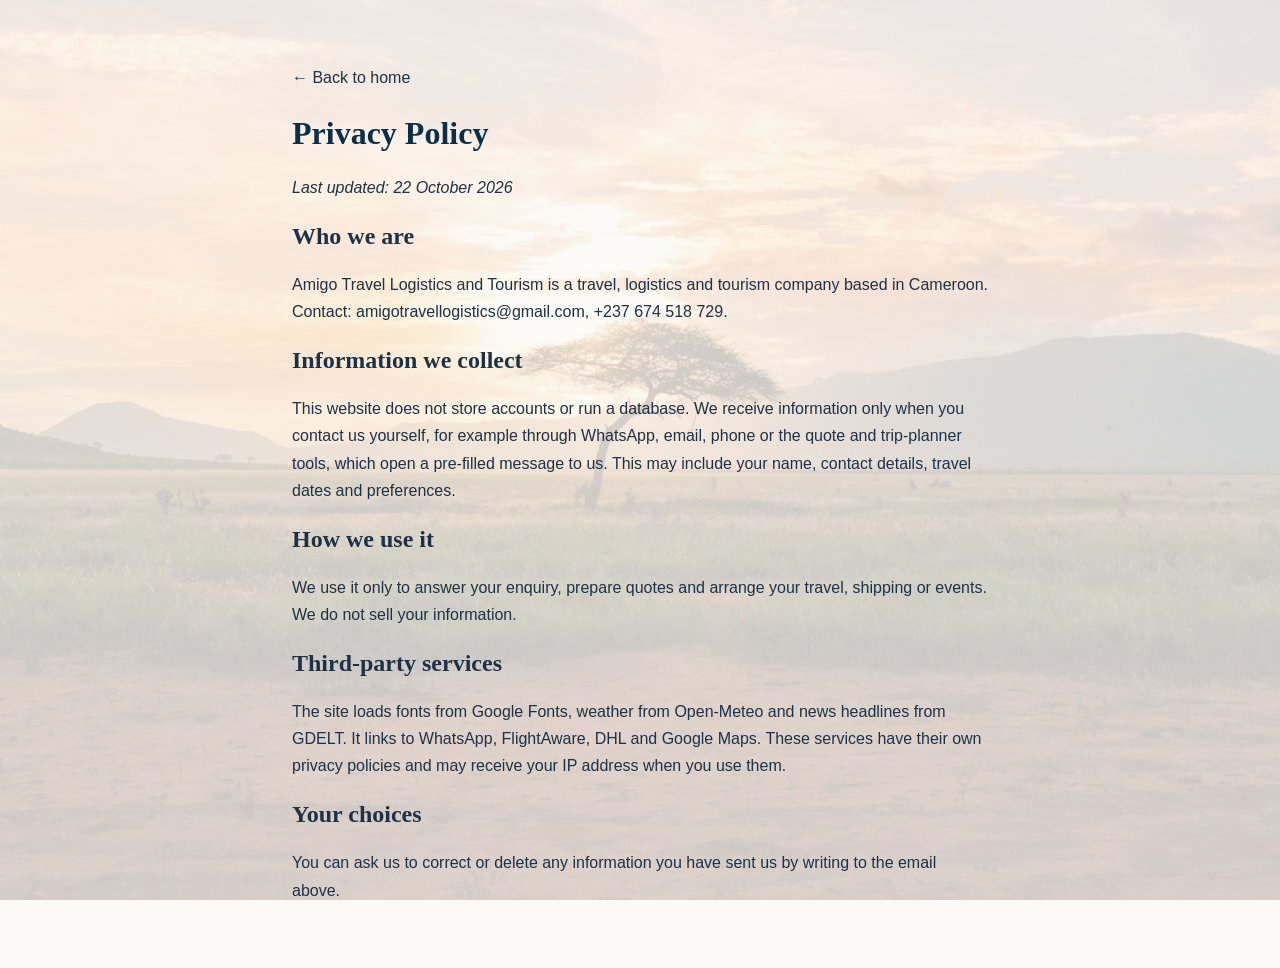
<file: privacy.html>
<!doctype html>
<html lang="en">
<head>
  <meta charset="utf-8">
  <meta name="viewport" content="width=device-width, initial-scale=1">
  <title>Privacy Policy | Amigo Travel Logistics and Tourism</title>
  <meta name="description" content="How Amigo Travel Logistics and Tourism handles your information.">
  <link rel="canonical" href="https://amigotravellogistics.org/privacy.html">
  <link rel="icon" href="favicon.svg" type="image/svg+xml">
  <link rel="preconnect" href="https://fonts.googleapis.com">
  <link rel="preconnect" href="https://fonts.gstatic.com" crossorigin>
  <link rel="stylesheet" href="styles.css">
</head>
<body>
  <main style="max-width:46rem;margin:0 auto;padding:3rem 1.25rem">
    <p><a href="index.html">&larr; Back to home</a></p>
    <h1 style="color:#0b2e4a">Privacy Policy</h1>
    <p><em>Last updated: 22 October 2026</em></p>

    <h2>Who we are</h2>
    <p>Amigo Travel Logistics and Tourism is a travel, logistics and tourism company based in Cameroon. Contact: <a href="mailto:amigotravellogistics@gmail.com">amigotravellogistics@gmail.com</a>, <a href="tel:+237674518729">+237 674 518 729</a>.</p>

    <h2>Information we collect</h2>
    <p>This website does not store accounts or run a database. We receive information only when you contact us yourself, for example through WhatsApp, email, phone or the quote and trip-planner tools, which open a pre-filled message to us. This may include your name, contact details, travel dates and preferences.</p>

    <h2>How we use it</h2>
    <p>We use it only to answer your enquiry, prepare quotes and arrange your travel, shipping or events. We do not sell your information.</p>

    <h2>Third-party services</h2>
    <p>The site loads fonts from Google Fonts, weather from Open-Meteo and news headlines from GDELT. It links to WhatsApp, FlightAware, DHL and Google Maps. These services have their own privacy policies and may receive your IP address when you use them.</p>

    <h2>Your choices</h2>
    <p>You can ask us to correct or delete any information you have sent us by writing to the email above.</p>
  </main>
</body>
</html>
</file>
<file: styles.css>
:root {
  --blue: #0a6fae;
  --deep-blue: #0b2e4a;
  --ink: #1d3247;
  --muted: #566a79;
  --orange: #e8830a;
  --pale: #f4f7f9;
  --paper: #fbfaf7;
  --content: 1180px;
  --font-body: "Inter", "Segoe UI", Arial, sans-serif;
  --font-editorial: "Source Serif 4", Georgia, "Times New Roman", serif;
}

* {
  box-sizing: border-box;
}

html {
  scroll-behavior: smooth;
}

body {
  margin: 0;
  color: var(--ink);
  background: linear-gradient(rgba(251, 250, 247, 0.8), rgba(251, 250, 247, 0.8)), url("images/africa-savannah.jpg") center / cover fixed, var(--paper);
    font-family: var(--font-body);
    font-size: 16px;
  line-height: 1.7;
  -webkit-font-smoothing: antialiased;
  text-rendering: optimizeLegibility;
}

h1,
h2,
h3 {
  font-family: var(--font-editorial);
  font-weight: 600;
  color: inherit;
  line-height: 1.25;
}

img {
  display: block;
  max-width: 100%;
}

a {
  color: inherit;
  text-decoration: none;
}

a:focus-visible,
button:focus-visible {
  outline: 3px solid var(--orange);
  outline-offset: 4px;
}

main {
  overflow: hidden;
}

.topbar {
  min-height: 36px;
  padding: 9px max(calc((100% - var(--content)) / 2), 5%);
  display: flex;
  justify-content: space-between;
  gap: 12px;
  flex-wrap: wrap;
  color: #fff;
  background: var(--deep-blue);
  font-size: 12px;
}

.site-header {
  position: sticky;
  top: 0;
  z-index: 20;
  min-height: 104px;
  padding: 9px max(calc((100% - var(--content)) / 2), 5%);
  display: flex;
  align-items: center;
  justify-content: space-between;
  gap: 28px;
  background: var(--pale);
  box-shadow: 0 4px 20px rgb(8 43 70 / 8%);
}

.brand-box {
  flex: 0 0 auto;
  display: flex;
  align-items: center;
  border-radius: 8px;
  transition: opacity .2s ease, transform .2s ease;
}

.brand-box:hover {
  opacity: .92;
  transform: translateY(-1px);
}

.brand-box img {
  width: 224px;
  height: 84px;
  object-fit: contain;
}

.main-nav {
  display: flex;
  align-items: center;
  gap: 27px;
  color: var(--ink);
  font-size: 13px;
  font-weight: 700;
}

.main-nav a {
  transition: color .2s ease;
}

.main-nav a:hover,
.text-link:hover,
.service-card a:hover {
  color: var(--orange);
}

.menu-toggle {
  display: none;
}

.btn {
  min-height: 48px;
  padding: 13px 22px;
  display: inline-flex;
  align-items: center;
  justify-content: center;
  border-radius: 4px;
  font-size: 13px;
  font-weight: 800;
  transition: background .2s ease, transform .2s ease;
}

.btn:hover {
  transform: translateY(-2px);
}

.primary {
  color: var(--deep-blue);
  background: var(--orange);
}

.primary:hover {
  background: #d97800;
}

.secondary {
  color: var(--deep-blue);
  border: 1px solid rgb(8 43 70 / 20%);
  background: #fff;
}

.hero-section {
  position: relative;
  min-height: 620px;
  padding: 90px max(calc((100% - var(--content)) / 2), 7%) 130px;
  display: flex;
  align-items: center;
  overflow: hidden;
  color: #fff;
  background: var(--deep-blue);
}

.hero-background,
.hero-shade {
  position: absolute;
  inset: 0;
  width: 100%;
  height: 100%;
}

.hero-background {
  object-fit: cover;
  object-position: center 48%;
}

.hero-shade {
  background: linear-gradient(90deg, rgb(4 28 47 / 88%) 0%, rgb(4 35 59 / 68%) 48%, rgb(5 31 51 / 15%) 100%);
}

.hero-copy {
  position: relative;
  z-index: 1;
  max-width: 680px;
}

.eyebrow,
.section-heading > span {
  display: block;
  margin-bottom: 13px;
  color: var(--blue);
  font-size: 11px;
  font-weight: 900;
  letter-spacing: 2.7px;
  text-transform: uppercase;
}

.hero-copy .eyebrow {
  color: #ffb23c;
}

.hero-copy h1 {
  margin: 0;
  font-size: clamp(48px, 6.4vw, 78px);
  line-height: .98;
  letter-spacing: -.045em;
}

.hero-copy h1 span {
  color: #ffb23c;
}

.hero-copy p {
  max-width: 520px;
  margin: 20px 0 0;
  color: rgb(255 255 255 / 88%);
  font-size: 17px;
  line-height: 1.7;
}

.hero-actions {
  margin-top: 28px;
  display: flex;
  align-items: center;
  gap: 24px;
  flex-wrap: wrap;
}

.hero-trust-row {
  margin-top: 34px;
  display: flex;
  flex-wrap: wrap;
  gap: 14px 28px;
  color: rgb(255 255 255 / 84%);
  font-size: 12px;
  font-weight: 700;
  letter-spacing: .1px;
}

.hero-stat {
  display: inline-flex;
  align-items: center;
  gap: 7px;
  padding: 10px 14px;
  border: 1px solid rgb(255 255 255 / 16%);
  border-radius: 999px;
  background: rgb(255 255 255 / 5%);
  backdrop-filter: blur(2px);
}

.hero-stat strong {
  color: #fff;
  font-size: 15px;
  font-weight: 900;
}

.hero-link {
  min-height: 42px;
  padding: 8px 0;
  color: #fff;
  font-size: 13px;
}

.hero-link span,
.text-link span {
  margin-left: 8px;
  color: #ffb23c;
}

.hero-caption {
  position: absolute;
  right: max(calc((100% - var(--content)) / 2), 7%);
  bottom: 93px;
  display: flex;
  align-items: center;
  gap: 10px;
  color: #fff;
  font-size: 11px;
  letter-spacing: 1px;
  text-transform: uppercase;
}

.hero-caption > span:first-child {
  color: #ffb23c;
  font-weight: 900;
}

.caption-line {
  width: 44px;
  height: 1px;
  background: #ffb23c;
}

.service-ribbon {
  position: relative;
  z-index: 2;
  width: min(var(--content), 90%);
  margin: -58px auto 0;
  display: grid;
  grid-template-columns: repeat(3, minmax(0, 1fr));
  background: #fff;
  box-shadow: 0 14px 38px rgb(8 43 70 / 14%);
}

.service-ribbon a {
  min-height: 112px;
  padding: 22px 20px;
  display: grid;
  grid-template-columns: 40px 1fr 18px;
  align-items: center;
  gap: 12px;
  border-right: 1px solid #e6edf1;
  transition: background .2s ease;
}

.service-ribbon a:last-child {
  border-right: 0;
}

.service-ribbon a:nth-child(3n) {
  border-right: 0;
}

.service-ribbon a:nth-child(-n+3) {
  border-bottom: 1px solid #e6edf1;
}

.service-ribbon a:hover {
  background: var(--pale);
}

.svc-icon {
  width: 24px;
  height: 24px;
  flex: none;
  fill: none;
  stroke: currentcolor;
  stroke-width: 1.7;
  stroke-linecap: round;
  stroke-linejoin: round;
}

.service-ribbon .svc-icon {
  width: 40px;
  height: 40px;
  padding: 9px;
  border-radius: 50%;
  color: var(--blue);
  background: #e8f2f9;
  transition: background .2s ease, color .2s ease;
}

.service-ribbon a:hover .svc-icon {
  color: #fff;
  background: var(--blue);
}

.featured-service-number .svc-icon {
  width: 16px;
  height: 16px;
  margin-right: 7px;
  vertical-align: -3px;
}

.service-ribbon strong {
  font-size: 14px;
  line-height: 1.35;
}

.ribbon-arrow {
  color: var(--blue);
  font-size: 17px;
}

.featured-services {
  width: min(var(--content), 90%);
  margin: 0 auto;
  padding: 88px 0 42px;
}

.featured-services-heading {
  margin-bottom: 36px;
  display: flex;
  align-items: flex-end;
  justify-content: space-between;
  gap: 36px;
}

.featured-services-heading > div {
  max-width: 650px;
}

.featured-services-heading h2 {
  margin: 0;
  color: var(--deep-blue);
  font-size: clamp(31px, 4vw, 46px);
  line-height: 1.08;
  letter-spacing: -.035em;
}

.featured-services-heading > p {
  max-width: 360px;
  margin: 0 0 2px;
  color: var(--muted);
  font-size: 13px;
  line-height: 1.75;
}

.featured-service-grid {
  display: grid;
  grid-template-columns: repeat(3, minmax(0, 1fr));
  gap: 22px;
}

.featured-service-card {
  min-width: 0;
  overflow: hidden;
  background: #fff;
  border: 1px solid #e5edf1;
  box-shadow: 0 9px 27px rgb(8 43 70 / 7%);
  transition: transform .25s ease, box-shadow .25s ease;
}

.featured-service-card:hover {
  transform: translateY(-5px);
  box-shadow: 0 16px 34px rgb(8 43 70 / 14%);
}

.featured-service-card > img {
  width: 100%;
  height: 176px;
  object-fit: cover;
  background: #e8f2f6;
  transition: transform .45s ease;
}

.featured-service-card:hover > img {
  transform: scale(1.04);
}

.featured-service-content {
  position: relative;
  padding: 20px 18px 21px;
}

.featured-service-number {
  color: var(--orange);
  font-size: 11px;
  font-weight: 700;
  letter-spacing: 1.5px;
  text-transform: uppercase;
}

.featured-service-content h3 {
  margin: 10px 0 8px;
  color: var(--deep-blue);
  font-size: 17px;
  line-height: 1.25;
}

.featured-service-content p {
  min-height: 62px;
  margin: 0 0 15px;
  color: var(--muted);
  font-size: 12px;
  line-height: 1.65;
}

.featured-service-content a {
  color: var(--blue);
  font-size: 10px;
  font-weight: 900;
  letter-spacing: .6px;
  text-transform: uppercase;
}

.featured-service-content a span {
  display: inline-block;
  margin-left: 5px;
  transition: transform .2s ease;
}

.featured-service-content a:hover span {
  transform: translateX(4px);
}

.featured-service-credit {
  margin-top: 13px;
  display: block;
  color: var(--muted);
  font-size: 9px;
  line-height: 1.5;
}

.featured-service-credit a {
  color: var(--muted);
  font-size: inherit;
  font-weight: 400;
  letter-spacing: 0;
  text-decoration: underline;
  text-transform: none;
}

.section {
  width: min(var(--content), 90%);
  margin: 0 auto;
  padding: 108px 0;
}

.section-heading {
  max-width: 680px;
  margin-bottom: 42px;
}

.section-heading.center {
  margin-right: auto;
  margin-left: auto;
  text-align: center;
}

.section-heading h2 {
  margin: 0;
  color: var(--deep-blue);
  font-size: clamp(32px, 4.1vw, 48px);
  line-height: 1.08;
  letter-spacing: -.035em;
  text-wrap: balance;
}

.about-grid {
  display: grid;
  grid-template-columns: 1fr 1fr;
  align-items: center;
  gap: 55px;
}

.about-image img {
  width: 100%;
  height: 420px;
  object-fit: cover;
}

.about-copy > p {
  margin: 0;
  color: var(--muted);
  font-size: 15px;
  line-height: 1.8;
}

.feature-list {
  margin-top: 24px;
  display: grid;
  gap: 13px;
}

.feature-list div {
  padding: 14px 0 14px 18px;
  border-left: 3px solid var(--orange);
}

.feature-list strong {
  display: block;
  margin-bottom: 5px;
  color: var(--deep-blue);
  font-size: 15px;
}

.feature-list p {
  margin: 0;
  color: var(--muted);
  font-size: 13px;
  line-height: 1.55;
}

.services-section,
.gallery-section {
  width: 100%;
  max-width: none;
  padding-right: max(calc((100% - var(--content)) / 2), 5%);
  padding-left: max(calc((100% - var(--content)) / 2), 5%);
  background: rgba(244, 247, 249, 0.82);
}

.services-grid {
  display: grid;
  grid-template-columns: repeat(3, minmax(0, 1fr));
  gap: 20px;
}

.service-card {
  min-height: 228px;
  padding: 26px 24px;
  background: #fff;
  border-bottom: 3px solid transparent;
  box-shadow: 0 6px 22px rgb(8 43 70 / 5%);
  transition: border-color .2s ease, transform .2s ease;
}

.service-card:hover {
  transform: translateY(-3px);
  border-color: var(--orange);
}

.service-card .icon {
  width: 52px;
  height: 52px;
  margin-bottom: 15px;
  display: flex;
  align-items: center;
  justify-content: center;
  color: var(--blue);
  background: #eaf5fc;
  border-radius: 50%;
}

.service-card .icon svg {
  width: 27px;
  height: 27px;
  fill: none;
  stroke: currentColor;
  stroke-width: 1.7;
  stroke-linecap: round;
  stroke-linejoin: round;
}

.service-card h3 {
  margin: 0 0 10px;
  color: var(--deep-blue);
  font-size: 18px;
}

.service-card p {
  margin: 0 0 16px;
  color: var(--muted);
  font-size: 13px;
  line-height: 1.65;
}

.service-card > a,
.text-link {
  color: var(--blue);
  font-size: 12px;
  font-weight: 800;
  text-transform: uppercase;
  letter-spacing: .4px;
}

.service-more {
  color: var(--blue);
  font-size: 12px;
  font-weight: 800;
  text-transform: uppercase;
  letter-spacing: .4px;
}

.service-more summary {
  width: fit-content;
  cursor: pointer;
  list-style: none;
}

.service-more summary::-webkit-details-marker {
  display: none;
}

.service-more summary::after {
  content: " +";
}

.service-more[open] summary::after {
  content: " −";
}

.service-more summary:hover,
.service-more summary:focus-visible,
.service-more-content a:hover {
  color: var(--orange);
}

.service-more summary:focus-visible,
.service-more-content a:focus-visible {
  outline: 3px solid var(--orange);
  outline-offset: 3px;
}

.service-more-content {
  padding-top: 12px;
}

.service-card .service-more-content p {
  margin-bottom: 12px;
}

.service-more-content a {
  color: var(--blue);
  font-size: 12px;
  font-weight: 800;
  letter-spacing: .4px;
  text-transform: uppercase;
}

.destination-grid {
  display: grid;
  grid-template-columns: 1.35fr 1fr 1fr;
  grid-template-rows: repeat(2, 230px);
  gap: 16px;
}

.destination-card {
  position: relative;
  min-height: 220px;
  overflow: hidden;
  background: var(--deep-blue);
}

.destination-card.large {
  grid-row: span 2;
}

.destination-card img {
  width: 100%;
  height: 100%;
  object-fit: cover;
  transition: transform .45s ease;
}

.destination-card:hover img,
.activity-card:hover img {
  transform: scale(1.04);
}

.destination-card::after,
.activity-card::after {
  position: absolute;
  inset: 0;
  content: "";
  background: linear-gradient(180deg, transparent 25%, rgb(5 27 45 / 82%) 100%);
}

.destination-copy {
  position: absolute;
  z-index: 1;
  right: 20px;
  bottom: 18px;
  left: 20px;
  color: #fff;
}

.destination-copy span,
.activity-card span {
  color: #ffb23c;
  font-size: 10px;
  font-weight: 900;
  letter-spacing: 1.8px;
}

.destination-copy h3 {
  margin: 7px 0 0;
  font-size: 18px;
  line-height: 1.3;
}

.destinations-section .section-heading > p {
  margin: 16px 0 0;
  color: var(--muted);
  font-size: 14px;
  line-height: 1.7;
}

.cameroon-destination-grid {
  display: grid;
  grid-template-columns: repeat(3, minmax(0, 1fr));
  gap: 18px;
}

.cameroon-destination-card {
  position: relative;
  overflow: hidden;
  background: #fff;
  border: 1px solid #e1eaf0;
  border-top: 4px solid var(--orange);
  border-radius: 12px;
  box-shadow: 0 8px 24px rgb(8 43 70 / 5%);
  transition: transform .25s ease, box-shadow .25s ease;
}

.cameroon-destination-card > img {
  width: 100%;
  height: 190px;
  object-fit: cover;
  background: #e8f2f6;
}

.cameroon-destination-card--yaounde > img {
  object-fit: contain;
  background-color: #dcebf5;
  background-image:
    linear-gradient(rgb(8 43 70 / 28%), rgb(8 43 70 / 28%)),
    url("images/destination-yaounde-reunification.jpg?v=20261020-1");
  background-position: center;
  background-size: cover;
}

.cameroon-destination-card--foumban > img {
  object-fit: contain;
  background-color: #dcebf5;
  background-image:
    linear-gradient(rgb(8 43 70 / 20%), rgb(8 43 70 / 20%)),
    url("images/destination-foumban-royal-palace.jpg?v=20261020-1");
  background-position: center;
  background-size: cover;
}

.destination-credit {
  min-height: 43px;
  padding: 0 20px 16px;
  display: block;
  color: var(--muted);
  font-size: 11px;
  line-height: 1.5;
}

.destination-credit a {
  color: inherit;
  text-decoration: underline;
  text-decoration-color: #afbdc7;
  text-underline-offset: 2px;
}

.destination-credit a:hover {
  color: var(--blue);
}

.cameroon-destination-card:hover {
  transform: translateY(-4px);
  box-shadow: 0 14px 30px rgb(8 43 70 / 10%);
}

.cameroon-destination-copy {
  min-height: 180px;
  padding: 20px 20px 14px;
}

.cameroon-destination-copy > span {
  color: var(--blue);
  font-size: 9px;
  font-weight: 900;
  letter-spacing: 1.2px;
}

.cameroon-destination-copy h3 {
  margin: 9px 0 7px;
  color: var(--deep-blue);
  font-size: 19px;
  line-height: 1.3;
}

.cameroon-destination-copy p {
  margin: 0;
  color: var(--muted);
  font-size: 14px;
  line-height: 1.6;
}

.cameroon-destination-copy .destination-history {
  margin-top: 12px;
  padding-top: 10px;
  border-top: 1px solid #e7edf1;
  font-size: 12px;
  line-height: 1.55;
}

.destination-history strong {
  color: var(--deep-blue);
}

.destination-more {
  margin-top: 15px;
  display: inline-flex;
  align-items: center;
  gap: 8px;
  color: var(--blue);
  font-size: 13px;
  font-weight: 800;
}

.destination-more span {
  font-size: 17px;
  transition: transform .2s ease;
}

.destination-more:hover span {
  transform: translateX(4px);
}

.destination-more:focus-visible,
.destination-back-link:focus-visible {
  outline: 3px solid var(--orange);
  outline-offset: 4px;
}

.destination-detail-main {
  min-height: 70vh;
}

.destination-detail-hero {
  position: relative;
  min-height: 450px;
  display: flex;
  align-items: flex-end;
  overflow: hidden;
  color: #fff;
  background: var(--deep-blue);
}

.destination-detail-hero > img,
.destination-detail-shade {
  position: absolute;
  inset: 0;
  width: 100%;
  height: 100%;
}

.destination-detail-hero > img {
  object-fit: cover;
  object-position: center 45%;
}

.destination-detail-shade {
  background: linear-gradient(90deg, rgb(4 28 47 / 86%), rgb(4 35 59 / 52%) 58%, rgb(5 31 51 / 15%));
}

.destination-detail-hero-copy {
  position: relative;
  z-index: 1;
  width: min(var(--content), 90%);
  margin: 0 auto;
  padding: 70px 0 62px;
}

.destination-back-link {
  margin-bottom: 34px;
  display: inline-block;
  color: #fff;
  font-size: 13px;
  font-weight: 700;
}

.destination-detail-hero .eyebrow {
  margin-bottom: 9px;
  color: #ffbd58;
}

.destination-detail-hero h1 {
  max-width: 850px;
  margin: 0;
  font-size: clamp(38px, 6vw, 70px);
  line-height: 1.08;
  letter-spacing: -1.8px;
}

.destination-detail-hero-copy > p {
  max-width: 720px;
  margin: 18px 0 0;
  color: rgb(255 255 255 / 90%);
  font-size: clamp(16px, 2vw, 19px);
}

.destination-detail-content {
  width: min(var(--content), 90%);
  margin: 0 auto;
  padding: 72px 0 48px;
  display: grid;
  grid-template-columns: minmax(0, 1.2fr) minmax(280px, .8fr);
  align-items: start;
  gap: 38px 54px;
}

.destination-detail-content[hidden],
.destination-detail-hero[hidden],
.destination-not-found[hidden] {
  display: none;
}

.destination-story {
  grid-column: 1;
}

.destination-story .eyebrow,
.destination-highlights .eyebrow,
.destination-planning-card .eyebrow,
.destination-next-step .eyebrow,
.destination-not-found .eyebrow {
  margin: 0 0 10px;
}

.destination-story h2,
.destination-highlights h2,
.destination-planning-card h2,
.destination-next-step h2,
.destination-not-found h1 {
  margin: 0 0 16px;
  color: var(--deep-blue);
  font-size: clamp(25px, 3vw, 34px);
  line-height: 1.2;
}

.destination-story h3 {
  margin: 28px 0 8px;
  color: var(--deep-blue);
  font-size: 18px;
}

.destination-story p,
.destination-planning-card p,
.destination-next-step p,
.destination-not-found p {
  margin: 0;
  color: var(--muted);
  font-size: 15px;
  line-height: 1.8;
}

.destination-detail-aside {
  grid-column: 2;
  grid-row: 1 / span 2;
}

.destination-detail-photo {
  margin: 0 0 22px;
  overflow: hidden;
  border-radius: 12px;
  background: var(--pale);
  box-shadow: 0 10px 30px rgb(8 43 70 / 10%);
}

.destination-detail-photo img {
  width: 100%;
  height: 260px;
  object-fit: cover;
}

.destination-photo-credit {
  padding: 10px 14px;
  color: var(--muted);
  font-size: 11px;
  line-height: 1.5;
}

.destination-photo-credit a {
  text-decoration: underline;
  text-decoration-color: #afbdc7;
  text-underline-offset: 2px;
}

.destination-photo-credit a:hover {
  color: var(--blue);
}

.destination-planning-card {
  padding: 26px;
  border: 1px solid #e1eaf0;
  border-top: 4px solid var(--orange);
  border-radius: 12px;
  background: #fff;
  box-shadow: 0 8px 24px rgb(8 43 70 / 5%);
}

.destination-planning-card p + p {
  margin-top: 13px;
}

.destination-planning-card .btn {
  width: 100%;
  margin-top: 20px;
  text-align: center;
}

.destination-highlights {
  grid-column: 1;
  padding: 26px;
  border-radius: 12px;
  background: var(--pale);
}

.destination-highlights h2 {
  margin-bottom: 12px;
}

.destination-highlights ul {
  margin: 0;
  padding: 0;
  display: grid;
  gap: 10px;
  list-style: none;
}

.destination-highlights li {
  position: relative;
  padding-left: 23px;
  color: var(--muted);
  font-size: 14px;
  line-height: 1.6;
}

.destination-highlights li::before {
  position: absolute;
  top: 0;
  left: 0;
  color: var(--orange);
  content: "✓";
  font-weight: 900;
}

.destination-next-step {
  width: min(var(--content), 90%);
  margin: 0 auto 72px;
  padding: 34px 40px;
  display: flex;
  align-items: center;
  justify-content: space-between;
  gap: 28px;
  border-radius: 14px;
  background:
    radial-gradient(ellipse at 95% 5%, rgb(8 119 189 / 9%), transparent 34%),
    var(--pale);
}

.destination-next-step h2 {
  margin-bottom: 8px;
}

.destination-next-step p {
  max-width: 620px;
}

.destination-next-step .btn {
  flex: 0 0 auto;
}

.destination-not-found {
  width: min(680px, 90%);
  margin: 80px auto;
  padding: 45px;
  text-align: center;
  border-radius: 14px;
  background: var(--pale);
}

.destination-not-found .btn {
  margin-top: 24px;
}

.offers-section {
  width: 100%;
  max-width: none;
  padding-right: max(calc((100% - var(--content)) / 2), 5%);
  padding-left: max(calc((100% - var(--content)) / 2), 5%);
  background:
    radial-gradient(ellipse at 95% 5%, rgb(8 119 189 / 8%), transparent 34%),
    var(--pale);
}

.offers-section .section-heading > p {
  margin: 16px 0 0;
  color: var(--muted);
  font-size: 14px;
  line-height: 1.7;
}

.travel-offer-grid {
  display: grid;
  grid-template-columns: repeat(3, minmax(0, 1fr));
  gap: 17px;
}

.travel-offer-card {
  min-width: 0;
  overflow: hidden;
  background: #fff;
  border: 1px solid #e1eaf0;
  box-shadow: 0 8px 24px rgb(8 43 70 / 5%);
  transition: transform .25s ease, box-shadow .25s ease;
}

.travel-offer-card:hover {
  transform: translateY(-4px);
  box-shadow: 0 14px 30px rgb(8 43 70 / 10%);
}

.travel-offer-card > img {
  width: 100%;
  height: 190px;
  object-fit: cover;
  background: #e8f2f6;
}

.travel-offer-copy {
  min-height: 275px;
  padding: 22px 24px 24px;
  display: flex;
  flex-direction: column;
  align-items: flex-start;
  border-top: 3px solid var(--orange);
}

.travel-offer-region {
  color: var(--blue);
  font-size: 10px;
  font-weight: 900;
  letter-spacing: 1.6px;
}

.travel-offer-copy h3 {
  margin: 12px 0 8px;
  color: var(--deep-blue);
  font-size: 20px;
}

.travel-offer-copy p {
  margin: 0 0 18px;
  color: var(--muted);
  font-size: 13px;
  line-height: 1.65;
}

.travel-offer-credit {
  margin: 0 0 14px;
  color: var(--muted);
  font-size: 10px;
  line-height: 1.5;
}

.travel-offer-credit a {
  color: var(--muted);
  text-decoration: underline;
  text-underline-offset: 2px;
}

.travel-offer-copy > a {
  margin-top: auto;
  color: var(--blue);
  font-size: 11px;
  font-weight: 900;
  letter-spacing: .4px;
  text-transform: uppercase;
}

.travel-offer-copy > a span {
  display: inline-block;
  margin-left: 5px;
  transition: transform .2s ease;
}

.travel-offer-copy > a:hover span {
  transform: translateX(4px);
}

.more-offer-destinations {
  margin-top: 27px;
  padding: 22px 25px;
  background: #fff;
  border: 1px solid #e1eaf0;
}

.more-offer-destinations h3 {
  margin: 0 0 8px;
  color: var(--deep-blue);
  font-size: 16px;
}

.more-offer-destinations p {
  margin: 0 0 14px;
  color: var(--muted);
  font-size: 13px;
  line-height: 1.8;
}

.blog-section {
  background:
    radial-gradient(ellipse at 95% 5%, rgb(8 119 189 / 7%), transparent 34%),
    var(--pale);
}

.blog-section .section-heading > p {
  max-width: 690px;
  color: var(--muted);
  font-size: 15px;
  line-height: 1.7;
}

.blog-card-grid {
  display: grid;
  grid-template-columns: repeat(4, minmax(0, 1fr));
  gap: 16px;
}

.blog-card {
  min-width: 0;
  overflow: hidden;
  display: flex;
  flex-direction: column;
  border: 1px solid #e1eaf0;
  border-radius: 10px;
  background: #fff;
  box-shadow: 0 8px 24px rgb(8 43 70 / 5%);
  transition: transform .25s ease, box-shadow .25s ease;
}

.blog-card:hover {
  transform: translateY(-4px);
  box-shadow: 0 14px 30px rgb(8 43 70 / 10%);
}

.blog-card > img {
  width: 100%;
  height: 170px;
  object-fit: cover;
  background: #e8f2f6;
}

.blog-card-copy {
  min-height: 240px;
  padding: 19px 20px 21px;
  display: flex;
  flex: 1;
  flex-direction: column;
  align-items: flex-start;
  border-top: 3px solid var(--orange);
}

.blog-card-meta,
.blog-story-date {
  color: var(--blue);
  font-size: 9px;
  font-weight: 900;
  letter-spacing: 1px;
  text-transform: uppercase;
}

.blog-card-copy h3 {
  margin: 10px 0 8px;
  color: var(--deep-blue);
  font-size: 18px;
  line-height: 1.3;
}

.blog-card-copy p {
  margin: 0 0 16px;
  color: var(--muted);
  font-size: 13px;
  line-height: 1.65;
}

.blog-card-copy > a,
.blog-all-link,
.blog-story-cta {
  margin-top: auto;
  display: inline-flex;
  align-items: center;
  gap: 7px;
  color: var(--blue);
  font-size: 12px;
  font-weight: 900;
}

.blog-card-copy > a span,
.blog-all-link span,
.blog-story-cta span {
  font-size: 16px;
  transition: transform .2s ease;
}

.blog-card-copy > a:hover span,
.blog-all-link:hover span,
.blog-story-cta:hover span {
  transform: translateX(4px);
}

.blog-all-link {
  margin-top: 25px;
  font-size: 13px;
}

.blog-page-hero {
  position: relative;
  min-height: 350px;
  display: flex;
  align-items: center;
  overflow: hidden;
  color: #fff;
  background: var(--deep-blue);
}

.blog-page-hero > img,
.blog-page-hero-shade {
  position: absolute;
  inset: 0;
  width: 100%;
  height: 100%;
}

.blog-page-hero > img {
  object-fit: cover;
  object-position: center 45%;
}

.blog-page-hero-shade {
  background: linear-gradient(90deg, rgb(4 28 47 / 87%), rgb(4 35 59 / 55%) 62%, rgb(5 31 51 / 18%));
}

.blog-page-hero-copy {
  position: relative;
  z-index: 1;
  width: min(var(--content), 90%);
  margin: 0 auto;
  padding: 64px 0;
}

.blog-page-hero .eyebrow {
  margin-bottom: 10px;
  color: #ffbd58;
}

.blog-page-hero h1 {
  max-width: 800px;
  margin: 0;
  font-size: clamp(42px, 6vw, 68px);
  line-height: 1.08;
  letter-spacing: -1.5px;
}

.blog-page-hero-copy > p {
  max-width: 660px;
  margin: 17px 0 0;
  color: rgb(255 255 255 / 90%);
  font-size: clamp(16px, 2vw, 19px);
}

.cameroon-overview-link {
  margin-top: 12px;
  display: inline-flex;
  align-items: center;
  gap: 7px;
}

.cameroon-page-hero {
  position: relative;
  min-height: 430px;
  display: flex;
  align-items: center;
  overflow: hidden;
  color: #fff;
  background: var(--deep-blue);
}

.cameroon-page-hero > img,
.cameroon-page-hero-shade {
  position: absolute;
  inset: 0;
  width: 100%;
  height: 100%;
}

.cameroon-page-hero > img {
  object-fit: cover;
  object-position: center 48%;
}

.cameroon-page-hero-shade {
  background: linear-gradient(90deg, rgb(4 28 47 / 87%), rgb(4 35 59 / 56%) 62%, rgb(5 31 51 / 20%));
}

.cameroon-page-hero-copy {
  position: relative;
  z-index: 1;
  width: min(var(--content), 90%);
  margin: 0 auto;
  padding: 74px 0;
}

.cameroon-page-hero .eyebrow {
  margin-bottom: 10px;
  color: #ffbd58;
}

.cameroon-page-hero h1 {
  max-width: 800px;
  margin: 0;
  font-size: clamp(46px, 7vw, 78px);
  line-height: 1.05;
  letter-spacing: -1.8px;
}

.cameroon-page-hero-copy > p {
  max-width: 650px;
  margin: 18px 0 24px;
  color: rgb(255 255 255 / 92%);
  font-size: clamp(16px, 2vw, 19px);
}

.cameroon-intro {
  width: min(var(--content), 90%);
  margin: 0 auto;
}

.cameroon-intro .section-heading {
  max-width: 800px;
  margin: 0 auto;
  text-align: center;
}

.cameroon-facts {
  margin-top: 34px;
  display: grid;
  grid-template-columns: repeat(4, minmax(0, 1fr));
  border: 1px solid #e1eaf0;
  border-radius: 10px;
  background: #fff;
}

.cameroon-facts > div {
  min-height: 112px;
  padding: 20px 14px;
  display: flex;
  flex-direction: column;
  align-items: center;
  justify-content: center;
  text-align: center;
}

.cameroon-facts > div + div {
  border-left: 1px solid #e1eaf0;
}

.cameroon-facts strong {
  color: var(--deep-blue);
  font-size: 25px;
  line-height: 1.2;
}

.cameroon-facts span {
  margin-top: 7px;
  color: var(--muted);
  font-size: 12px;
}

.cameroon-language-note {
  max-width: 820px;
  margin: 24px auto 0;
  color: var(--muted);
  font-size: 14px;
  text-align: center;
}

.cameroon-region-grid {
  width: min(var(--content), 90%);
  margin: 34px auto 0;
  display: grid;
  grid-template-columns: repeat(2, minmax(0, 1fr));
  gap: 22px;
}

.cameroon-region-card {
  min-width: 0;
  overflow: hidden;
  border: 1px solid #e1eaf0;
  border-radius: 10px;
  background: #fff;
  box-shadow: 0 7px 22px rgb(8 43 70 / 5%);
}

.cameroon-region-card > img {
  width: 100%;
  height: 245px;
  object-fit: cover;
  object-position: center;
  background: #e8f2f6;
}

.cameroon-region-copy {
  min-height: 325px;
  padding: 23px 25px 25px;
  display: flex;
  flex-direction: column;
  align-items: flex-start;
}

.cameroon-region-copy > span {
  color: var(--blue);
  font-size: 10px;
  font-weight: 900;
  letter-spacing: 1px;
}

.cameroon-region-copy h3 {
  margin: 6px 0 0;
  color: var(--deep-blue);
  font-size: 24px;
  line-height: 1.2;
}

.cameroon-region-copy p {
  margin: 12px 0 0;
  color: var(--muted);
  font-size: 13px;
  line-height: 1.65;
}

.cameroon-region-copy .cameroon-region-capital {
  margin-top: 5px;
  color: var(--blue);
  font-size: 12px;
  font-weight: 800;
}

.cameroon-region-copy .cameroon-region-highlights {
  margin-top: 10px;
}

.cameroon-region-highlights strong {
  color: var(--deep-blue);
}

.cameroon-region-copy .cameroon-region-advisory {
  padding: 9px 11px;
  border-left: 3px solid var(--orange);
  background: #fff8ed;
  font-size: 12px;
}

.cameroon-region-copy > a {
  margin-top: auto;
  padding-top: 17px;
  color: var(--blue);
  font-size: 12px;
  font-weight: 900;
  text-transform: uppercase;
  letter-spacing: .3px;
}

.cameroon-region-copy > a:hover,
.cameroon-region-copy > a:focus-visible {
  color: var(--orange);
}

.cameroon-region-copy > a:focus-visible {
  outline: 3px solid var(--orange);
  outline-offset: 3px;
}

.cameroon-plan-banner {
  padding: 48px max(calc((100% - var(--content)) / 2), 5%);
  display: flex;
  align-items: center;
  justify-content: space-between;
  gap: 30px;
  color: #fff;
  background: var(--deep-blue);
}

.cameroon-plan-banner .eyebrow {
  color: #ffbd58;
}

.cameroon-plan-banner h2 {
  margin: 0;
  font-size: clamp(24px, 3vw, 34px);
  line-height: 1.2;
}

.cameroon-plan-banner p {
  max-width: 690px;
  margin: 10px 0 0;
  color: rgb(255 255 255 / 82%);
  font-size: 14px;
}

.cameroon-image-credits {
  width: min(var(--content), 90%);
  margin: 0 auto;
}

.about-page-hero {
  position: relative;
  min-height: 420px;
  display: flex;
  align-items: center;
  overflow: hidden;
  color: #fff;
  background: var(--deep-blue);
}

.about-page-hero > img,
.about-page-hero-shade {
  position: absolute;
  inset: 0;
  width: 100%;
  height: 100%;
}

.about-page-hero > img {
  object-fit: cover;
  object-position: center 48%;
}

.about-page-hero-shade {
  background: linear-gradient(90deg, rgb(4 28 47 / 89%), rgb(4 35 59 / 58%) 62%, rgb(5 31 51 / 20%));
}

.about-page-hero-copy {
  position: relative;
  z-index: 1;
  width: min(var(--content), 90%);
  margin: 0 auto;
  padding: 70px 0;
}

.about-page-hero .eyebrow {
  margin-bottom: 10px;
  color: #ffbd58;
}

.about-page-hero h1 {
  max-width: 760px;
  margin: 0;
  font-size: clamp(42px, 6.5vw, 72px);
  line-height: 1.08;
  letter-spacing: -1.6px;
}

.about-page-hero-copy > p {
  max-width: 650px;
  margin: 17px 0 23px;
  color: rgb(255 255 255 / 91%);
  font-size: clamp(16px, 2vw, 19px);
}

.about-page-intro {
  width: min(var(--content), 90%);
  margin: 0 auto;
  display: grid;
  grid-template-columns: minmax(0, 1.1fr) minmax(0, .9fr);
  align-items: center;
  gap: 56px;
}

.about-page-intro-copy h2,
.about-services-copy h2 {
  margin: 0 0 16px;
  color: var(--deep-blue);
  font-size: clamp(28px, 3.4vw, 40px);
  line-height: 1.2;
}

.about-page-intro-copy > p,
.about-services-copy > p {
  color: var(--muted);
  font-size: 14px;
  line-height: 1.8;
}

.about-page-intro-copy .text-link {
  margin-top: 8px;
  display: inline-flex;
  gap: 7px;
}

.about-page-photo {
  margin: 0;
  padding: 10px;
  background: var(--pale);
  border-radius: 10px;
}

.about-page-photo img {
  width: 100%;
  height: 340px;
  object-fit: cover;
  border-radius: 6px;
}

.about-page-photo figcaption {
  padding: 10px 6px 2px;
  color: var(--muted);
  font-size: 12px;
}

.about-values-grid {
  width: min(var(--content), 90%);
  margin: 34px auto 0;
  display: grid;
  grid-template-columns: repeat(3, minmax(0, 1fr));
  gap: 20px;
}

.about-value-card {
  min-height: 225px;
  padding: 26px 24px;
  border-bottom: 3px solid var(--orange);
  background: #fff;
  box-shadow: 0 6px 22px rgb(8 43 70 / 5%);
}

.about-value-number {
  color: var(--blue);
  font-size: 10px;
  font-weight: 900;
  letter-spacing: 1px;
}

.about-value-card h3 {
  margin: 12px 0 8px;
  color: var(--deep-blue);
  font-size: 20px;
}

.about-value-card p {
  margin: 0;
  color: var(--muted);
  font-size: 13px;
  line-height: 1.7;
}

.about-services-section {
  width: min(var(--content), 90%);
  margin: 0 auto;
  display: grid;
  grid-template-columns: minmax(0, 1.05fr) minmax(0, .95fr);
  align-items: center;
  gap: 60px;
}

.about-services-copy .btn {
  margin-top: 12px;
}

.about-service-list {
  border-top: 1px solid #dfe8ee;
}

.about-service-list a {
  min-height: 56px;
  padding: 12px 4px;
  display: flex;
  justify-content: space-between;
  align-items: center;
  gap: 12px;
  border-bottom: 1px solid #dfe8ee;
  color: var(--deep-blue);
  font-size: 14px;
  font-weight: 750;
}

.about-service-list a span:last-child {
  color: var(--blue);
}

.about-service-list a:hover,
.about-service-list a:focus-visible {
  color: var(--orange);
}

.about-service-list a:focus-visible {
  outline: 3px solid var(--orange);
  outline-offset: 3px;
}

.about-contact-banner {
  padding: 48px max(calc((100% - var(--content)) / 2), 5%);
  display: flex;
  align-items: center;
  justify-content: space-between;
  gap: 30px;
  color: #fff;
  background: var(--deep-blue);
}

.about-contact-banner .eyebrow {
  color: #ffbd58;
}

.about-contact-banner h2 {
  margin: 0;
  font-size: clamp(24px, 3vw, 34px);
  line-height: 1.2;
}

.about-contact-banner p {
  max-width: 660px;
  margin: 10px 0 0;
  color: rgb(255 255 255 / 82%);
  font-size: 14px;
}

.blog-archive {
  width: min(var(--content), 90%);
  margin: 0 auto;
  padding: 70px 0 30px;
  display: grid;
  gap: 30px;
}

.blog-story {
  scroll-margin-top: 128px;
  min-width: 0;
  display: grid;
  grid-template-columns: minmax(0, .85fr) minmax(0, 1.15fr);
  overflow: hidden;
  border: 1px solid #e1eaf0;
  border-radius: 12px;
  background: #fff;
  box-shadow: 0 8px 24px rgb(8 43 70 / 5%);
}

.blog-story:nth-child(even) .blog-story-image {
  grid-column: 2;
  grid-row: 1;
}

.blog-story:nth-child(even) .blog-story-body {
  grid-column: 1;
  grid-row: 1;
}

.blog-story-image {
  position: relative;
  min-height: 390px;
  overflow: hidden;
  background: #e8f2f6;
}

.blog-story-image img {
  width: 100%;
  height: 100%;
  min-height: 390px;
  object-fit: cover;
}

.blog-story-category {
  position: absolute;
  left: 18px;
  bottom: 18px;
  padding: 7px 10px;
  border-radius: 4px;
  color: #fff;
  background: var(--deep-blue);
  font-size: 9px;
  font-weight: 900;
  letter-spacing: 1px;
}

.blog-story-body {
  min-width: 0;
  padding: 30px 34px;
}

.blog-story-date {
  margin: 0 0 9px;
}

.blog-story-body h2 {
  margin: 0 0 12px;
  color: var(--deep-blue);
  font-size: clamp(23px, 2.5vw, 30px);
  line-height: 1.2;
}

.blog-story-body p,
.blog-story-body li {
  color: var(--muted);
  font-size: 14px;
  line-height: 1.7;
}

.blog-story-body p {
  margin: 0 0 13px;
}

.blog-story-body .blog-story-lead {
  margin-bottom: 17px;
  color: var(--ink);
  font-size: 15px;
  font-weight: 700;
}

.blog-story-body ul {
  margin: 0 0 17px;
  padding-left: 20px;
}

.blog-story-body li + li {
  margin-top: 6px;
}

.blog-story-cta {
  margin-top: 4px;
  font-size: 12px;
}

.blog-source {
  margin-top: 16px;
  display: block;
  color: var(--muted);
  font-size: 11px;
  text-decoration: underline;
  text-decoration-color: #afbdc7;
  text-underline-offset: 2px;
}

.blog-source:hover {
  color: var(--blue);
}

.blog-contact-banner {
  width: min(var(--content), 90%);
  margin: 24px auto 70px;
  padding: 32px 38px;
  display: flex;
  align-items: center;
  justify-content: space-between;
  gap: 26px;
  border-radius: 12px;
  background: var(--pale);
}

.blog-contact-banner .eyebrow {
  margin-bottom: 9px;
}

.blog-contact-banner h2 {
  margin: 0 0 7px;
  color: var(--deep-blue);
  font-size: clamp(24px, 3vw, 32px);
  line-height: 1.2;
}

.blog-contact-banner p {
  margin: 0;
  color: var(--muted);
  font-size: 14px;
}

.blog-image-credits {
  margin-top: 0;
  margin-bottom: 34px;
}

.wildlife-section {
  width: min(var(--content), 90%);
  margin: 0 auto;
  padding: 20px 0 92px;
  display: grid;
  grid-template-columns: .8fr 1.2fr;
  align-items: center;
  gap: 54px;
}

.wildlife-copy {
  max-width: 410px;
}

.section-kicker {
  display: block;
  margin-bottom: 14px;
  color: var(--blue);
  font-size: 11px;
  font-weight: 900;
  letter-spacing: 2.5px;
}

.wildlife-copy h2 {
  margin: 0;
  color: var(--deep-blue);
  font-size: clamp(32px, 4vw, 46px);
  line-height: 1.08;
}

.wildlife-copy p {
  margin: 17px 0 22px;
  color: var(--muted);
  font-size: 14px;
  line-height: 1.8;
}

.video-credit {
  display: block;
  margin-top: 17px;
  color: var(--muted);
  font-size: 10px;
}

.video-credit a {
  color: var(--blue);
  text-decoration: underline;
  text-underline-offset: 2px;
}

.wildlife-video {
  position: relative;
  margin: 0;
  overflow: hidden;
  background: var(--deep-blue);
  box-shadow: 0 22px 55px rgb(8 43 70 / 18%);
}

.wildlife-video video {
  width: 100%;
  aspect-ratio: 16 / 9;
  display: block;
  object-fit: cover;
  background: #071e30;
}

.wildlife-video figcaption {
  min-height: 54px;
  padding: 12px 18px;
  display: flex;
  align-items: center;
  gap: 11px;
  color: #fff;
  font-size: 12px;
  letter-spacing: .2px;
}

.play-mark {
  width: 25px;
  height: 25px;
  display: inline-flex;
  align-items: center;
  justify-content: center;
  color: #fff;
  background: var(--orange);
  border-radius: 50%;
  font-size: 9px;
}

.partners-section {
  width: min(var(--content), 90%);
  margin: 0 auto;
  padding-top: 94px;
  padding-bottom: 40px;
}

.partners-grid {
  display: grid;
  grid-template-columns: repeat(auto-fit, minmax(170px, 1fr));
  gap: 22px;
}

.partner-card {
  min-height: 170px;
  padding: 24px 20px;
  display: flex;
  flex-direction: column;
  align-items: center;
  justify-content: center;
  gap: 12px;
  background: #fff;
  border: 1px solid #e7edf1;
  border-radius: 18px;
  box-shadow: 0 8px 22px rgb(8 43 70 / 5%);
}

.partner-card img {
  width: 100%;
  max-height: 92px;
  object-fit: contain;
  filter: grayscale(.06) contrast(1.04);
}

.partner-card--campost img {
  width: 112px;
  height: 112px;
  max-height: none;
}

.partner-card--mintoul img {
  width: 106px;
  height: 106px;
  max-height: none;
}

.partner-name {
  color: var(--deep-blue);
  font-size: 14px;
  font-weight: 800;
  text-align: center;
}

.partner-name small {
  display: block;
  margin-top: 4px;
  color: var(--muted);
  font-size: 11px;
  font-weight: 600;
}

.gallery-section {
  margin-bottom: 0;
}

.gallery-grid {
  display: grid;
  grid-template-columns: 1.5fr 1fr 1fr 1fr;
  gap: 14px;
}

.gallery-grid img {
  width: 100%;
  height: 240px;
  object-fit: cover;
}

.shipping-section {
  width: min(var(--content), 90%);
  min-height: 230px;
  margin: 0 auto;
  padding: 46px 6%;
  display: flex;
  align-items: center;
  justify-content: space-between;
  gap: 24px;
  color: #fff;
  background: var(--deep-blue);
}

.shipping-copy > span,
.contact-copy > span {
  display: block;
  margin-bottom: 12px;
  color: #ffb23c;
  font-size: 11px;
  font-weight: 900;
  letter-spacing: 2.5px;
}

.shipping-copy h2,
.contact-copy h2 {
  margin: 0 0 10px;
  font-size: clamp(29px, 4vw, 42px);
  line-height: 1.12;
}

.shipping-copy p {
  margin: 0;
  color: rgb(255 255 255 / 78%);
  font-size: 14px;
  line-height: 1.6;
}

.activities-section {
  padding-bottom: 70px;
}

.activity-grid {
  display: grid;
  grid-template-columns: repeat(3, minmax(0, 1fr));
  gap: 18px;
}

.activity-card {
  position: relative;
  min-height: 300px;
  overflow: hidden;
  background: var(--deep-blue);
}

.activity-card img {
  width: 100%;
  height: 300px;
  object-fit: cover;
  transition: transform .45s ease;
}

.activity-card > div {
  position: absolute;
  z-index: 1;
  right: 20px;
  bottom: 22px;
  left: 20px;
}

.activity-card h3 {
  margin: 8px 0 0;
  color: #fff;
  font-size: 21px;
  line-height: 1.25;
}

.activity-note {
  margin: 25px 0 12px;
  color: var(--muted);
  font-size: 14px;
}

.guest-feedback {
  position: relative;
  width: min(var(--content), 90%);
  margin: 0 auto 30px;
  padding: clamp(30px, 6vw, 70px);
  display: grid;
  grid-template-columns: 1fr;
  align-items: start;
  gap: 30px;
  overflow: hidden;
  color: #fff;
  background:
    radial-gradient(ellipse at 100% 0, rgb(8 119 189 / 48%), transparent 55%),
    var(--deep-blue);
  border-radius: 22px;
}

.guest-feedback-copy {
  position: relative;
  z-index: 1;
}

.guest-feedback-copy .section-kicker {
  color: #ffbd58;
}

.guest-feedback-copy h2 {
  max-width: 580px;
  margin: 12px 0 16px;
  font-size: clamp(30px, 4.2vw, 48px);
  line-height: 1.08;
  letter-spacing: -1px;
}

.google-rating {
  margin: 20px 0 24px;
  display: flex;
  align-items: center;
  flex-wrap: wrap;
  gap: 9px;
  color: rgb(255 255 255 / 78%);
  font-size: 13px;
}

.google-rating strong {
  color: #fff;
  font-size: 30px;
  line-height: 1;
}

.google-rating-stars,
.google-review-stars {
  color: #ffbd58;
  letter-spacing: 2px;
}

.guest-feedback-copy .btn {
  gap: 10px;
}

.google-review-list {
  display: grid;
  grid-template-columns: repeat(3, minmax(0, 1fr));
  gap: 14px;
}

.google-review-card {
  min-width: 0;
  margin: 0;
  padding: 20px;
  background: rgb(255 255 255 / 8%);
  border: 1px solid rgb(255 255 255 / 16%);
  border-radius: 12px;
}

.google-review-card-heading {
  margin-bottom: 15px;
  display: flex;
  align-items: center;
  gap: 11px;
}

.reviewer-avatar {
  width: 38px;
  height: 38px;
  flex: 0 0 38px;
  display: inline-flex;
  align-items: center;
  justify-content: center;
  border: 1px solid rgb(255 189 88 / 45%);
  border-radius: 50%;
  color: #ffcf83;
  background: rgb(255 255 255 / 8%);
  font-size: 11px;
  font-weight: 900;
  letter-spacing: .4px;
}

.google-review-card-heading > span:last-child {
  min-width: 0;
  display: grid;
  gap: 2px;
}

.google-review-card-heading strong {
  color: #fff;
  font-size: 12px;
}

.google-review-card-heading small {
  color: rgb(255 255 255 / 64%);
  font-size: 10px;
}

.google-review-stars {
  margin-bottom: 9px;
  font-size: 13px;
}

.google-review-card blockquote {
  margin: 0;
  color: #fff;
  font-family: var(--font-editorial);
  font-size: 17px;
  line-height: 1.45;
}

.google-photo-link {
  grid-column: 1 / -1;
  min-height: 76px;
  padding: 14px 18px;
  display: flex;
  align-items: center;
  gap: 13px;
  border: 1px solid rgb(255 255 255 / 18%);
  border-radius: 12px;
  background: rgb(255 255 255 / 7%);
  transition: background .2s ease, border-color .2s ease, transform .2s ease;
}

.google-photo-link:hover {
  transform: translateY(-2px);
  border-color: rgb(255 189 88 / 55%);
  background: rgb(255 255 255 / 11%);
}

.google-photo-mark {
  width: 37px;
  height: 37px;
  flex: 0 0 37px;
  display: inline-flex;
  align-items: center;
  justify-content: center;
  border-radius: 50%;
  color: var(--deep-blue);
  background: #fff;
  font-size: 20px;
  font-weight: 800;
}

.google-photo-link > span:nth-child(2) {
  min-width: 0;
  display: grid;
  gap: 3px;
}

.google-photo-link strong {
  color: #fff;
  font-size: 12px;
}

.google-photo-link small {
  color: rgb(255 255 255 / 66%);
  font-size: 10px;
}

.google-photo-arrow {
  margin-left: auto;
  color: #ffbd58;
  font-size: 18px;
}

.location-section {
  padding-top: 78px;
  padding-bottom: 78px;
}

.location-section .section-heading {
  margin-bottom: 24px;
}

.location-section .section-heading p {
  margin: 12px 0 0;
  color: var(--muted);
  font-size: 15px;
}

.location-map {
  overflow: hidden;
  border: 1px solid #dce6ec;
  border-radius: 14px;
  box-shadow: 0 12px 32px rgb(8 43 70 / 10%);
}

.location-map iframe {
  width: 100%;
  height: 420px;
  display: block;
  border: 0;
}

.location-directions {
  margin-top: 18px;
}

.contact-section {
  padding: 64px max(calc((100% - var(--content)) / 2), 5%);
  display: flex;
  align-items: center;
  justify-content: space-between;
  gap: 28px;
  background: #edf5fa;
}

.contact-copy > span {
  color: var(--blue);
}

.contact-copy h2 {
  color: var(--deep-blue);
}

.contact-copy p {
  margin: 0;
  color: var(--muted);
  font-size: 14px;
  line-height: 1.6;
}

.contact-list {
  margin-top: 14px;
  display: flex;
  flex-direction: column;
  gap: 8px;
  color: var(--deep-blue);
  font-size: 14px;
  font-weight: 700;
}

.contact-actions {
  display: flex;
  align-items: center;
  gap: 12px;
  flex-wrap: wrap;
}

.contact-actions .primary {
  background: var(--deep-blue);
}

.contact-page-hero {
  position: relative;
  min-height: 340px;
  display: flex;
  align-items: center;
  overflow: hidden;
  color: #fff;
  background: var(--deep-blue);
}

.contact-page-hero > img,
.contact-page-hero-shade {
  position: absolute;
  inset: 0;
  width: 100%;
  height: 100%;
}

.contact-page-hero > img {
  object-fit: cover;
  object-position: center 52%;
}

.contact-page-hero-shade {
  background: linear-gradient(90deg, rgb(4 28 47 / 86%), rgb(4 35 59 / 55%) 62%, rgb(5 31 51 / 18%));
}

.contact-page-hero-copy {
  position: relative;
  z-index: 1;
  width: min(var(--content), 90%);
  margin: 0 auto;
  padding: 66px 0;
}

.contact-page-hero .eyebrow {
  margin-bottom: 10px;
  color: #ffbd58;
}

.contact-page-hero h1 {
  margin: 0;
  font-size: clamp(42px, 6vw, 66px);
  line-height: 1.08;
  letter-spacing: -1.5px;
}

.contact-page-hero-copy > p {
  max-width: 630px;
  margin: 18px 0 0;
  color: rgb(255 255 255 / 90%);
  font-size: clamp(16px, 2vw, 19px);
}

.contact-page-main {
  width: min(var(--content), 90%);
  margin: 0 auto;
  padding: 76px 0;
  display: grid;
  grid-template-columns: minmax(0, .9fr) minmax(0, 1.1fr);
  align-items: start;
  gap: 54px;
}

.contact-page-details {
  padding-top: 8px;
}

.contact-page-details .eyebrow,
.contact-enquiry-form .eyebrow,
.contact-map-heading .eyebrow {
  margin: 0 0 10px;
}

.contact-page-details h2,
.contact-enquiry-form h2,
.contact-map-heading h2 {
  margin: 0 0 14px;
  color: var(--deep-blue);
  font-size: clamp(26px, 3.3vw, 37px);
  line-height: 1.2;
}

.contact-page-details > p,
.contact-form-note,
.contact-form-footnote {
  color: var(--muted);
  font-size: 14px;
  line-height: 1.7;
}

.contact-page-details > p {
  margin: 0;
}

.contact-detail-list {
  margin-top: 28px;
  display: grid;
  gap: 12px;
}

.contact-detail-card {
  min-width: 0;
  padding: 15px;
  display: flex;
  align-items: center;
  gap: 14px;
  border: 1px solid #e1eaf0;
  border-radius: 10px;
  background: #fff;
  transition: border-color .2s ease, transform .2s ease, box-shadow .2s ease;
}

.contact-detail-card:hover {
  transform: translateY(-2px);
  border-color: rgb(8 119 189 / 35%);
  box-shadow: 0 8px 20px rgb(8 43 70 / 7%);
}

.contact-detail-icon {
  width: 42px;
  height: 42px;
  flex: 0 0 42px;
  display: inline-flex;
  align-items: center;
  justify-content: center;
  border-radius: 50%;
  color: var(--blue);
  background: #edf6fb;
  font-size: 19px;
  font-weight: 800;
}

.contact-detail-icon--whatsapp {
  color: #fff;
  background: #1eaa62;
  font-size: 13px;
}

.contact-detail-card > span:last-child {
  min-width: 0;
  display: grid;
  gap: 3px;
}

.contact-detail-card small {
  color: var(--muted);
  font-size: 9px;
  font-weight: 900;
  letter-spacing: 1.3px;
}

.contact-detail-card strong {
  overflow-wrap: anywhere;
  color: var(--deep-blue);
  font-size: 14px;
}

.contact-enquiry-form {
  padding: 32px;
  border: 1px solid #e1eaf0;
  border-top: 4px solid var(--orange);
  border-radius: 12px;
  background: #fff;
  box-shadow: 0 12px 34px rgb(8 43 70 / 7%);
  scroll-margin-top: 124px;
}

.contact-enquiry-form h2 {
  margin-bottom: 8px;
  font-size: 29px;
}

.contact-form-note {
  margin: 0 0 22px;
}

.contact-form-grid {
  display: grid;
  grid-template-columns: repeat(2, minmax(0, 1fr));
  gap: 17px 14px;
}

.contact-form-grid label {
  min-width: 0;
  display: grid;
  gap: 7px;
  color: var(--deep-blue);
  font-size: 12px;
  font-weight: 800;
}

.contact-form-full {
  grid-column: 1 / -1;
}

.contact-form-grid input,
.contact-form-grid select,
.contact-form-grid textarea {
  width: 100%;
  min-height: 46px;
  padding: 11px 12px;
  border: 1px solid #ccd9e1;
  border-radius: 6px;
  color: var(--ink);
  background: #fff;
  font: inherit;
  font-size: 14px;
}

.contact-form-grid textarea {
  min-height: 130px;
  resize: vertical;
}

.contact-form-grid input:focus,
.contact-form-grid select:focus,
.contact-form-grid textarea:focus {
  outline: 3px solid rgb(8 119 189 / 18%);
  border-color: var(--blue);
}

.contact-submit {
  width: 100%;
  margin-top: 20px;
  border: 0;
  cursor: pointer;
  font-family: inherit;
}

.contact-form-footnote {
  margin: 12px 0 0;
  font-size: 11px;
}

.contact-map-section {
  width: min(var(--content), 90%);
  margin: 0 auto;
  padding: 0 0 72px;
}

.contact-map-heading {
  margin-bottom: 22px;
  display: flex;
  align-items: flex-end;
  justify-content: space-between;
  gap: 18px;
}

.contact-map-heading h2 {
  margin-bottom: 0;
}

.contact-partners {
  padding: 64px 5% 72px;
  background: var(--pale);
}

.contact-partners .section-heading {
  margin-bottom: 28px;
}

.contact-partners .partners-grid {
  width: min(var(--content), 100%);
  margin: 0 auto;
}

.contact-page .contact-partners .partner-card {
  background: #fff;
}

.image-credits {
  width: min(var(--content), 90%);
  margin: 28px auto;
}

.image-credits details {
  padding: 13px 18px;
  color: var(--muted);
  background: var(--pale);
  border: 1px solid #e1eaf0;
  border-radius: 8px;
}

.image-credits summary {
  color: var(--deep-blue);
  cursor: pointer;
  font-size: 13px;
  font-weight: 700;
}

.image-credits summary:hover {
  color: var(--blue);
}

.image-credit-list {
  padding-top: 12px;
}

.image-credit-list h2 {
  margin: 16px 0 6px;
  color: var(--deep-blue);
  font-size: 13px;
}

.image-credit-list h2:first-child {
  margin-top: 0;
}

.image-credit-list ul {
  margin: 0;
  padding-left: 20px;
  display: grid;
  gap: 5px;
}

.image-credit-list li {
  font-size: 12px;
  line-height: 1.55;
}

.image-credit-list a {
  color: var(--blue);
  text-decoration: underline;
  text-underline-offset: 2px;
}

.whatsapp {
  color: #fff;
  background: #25d366;
}

.whatsapp-float {
  position: fixed;
  right: max(24px, env(safe-area-inset-right));
  bottom: max(24px, env(safe-area-inset-bottom));
  z-index: 50;
  width: 60px;
  height: 60px;
  display: flex;
  align-items: center;
  justify-content: center;
  color: #fff;
  background: #25d366;
  border: 3px solid #fff;
  border-radius: 50%;
  box-shadow: 0 5px 20px rgb(0 0 0 / 24%);
  transition: transform .2s ease, background .2s ease;
}

.whatsapp-float:hover {
  background: #1fb85a;
  transform: translateY(-3px) scale(1.04);
}

.whatsapp-float:focus-visible {
  outline: 3px solid var(--deep-blue);
  outline-offset: 4px;
}

.whatsapp-float svg {
  width: 32px;
  height: 32px;
  fill: currentColor;
}

.site-footer {
  padding: 50px max(calc((100% - var(--content)) / 2), 5%) 18px;
  color: rgb(255 255 255 / 76%);
  background:
    radial-gradient(ellipse at 12% 0%, rgb(8 119 189 / 24%), transparent 42%),
    #061f34;
}

.footer-main {
  min-height: 110px;
  padding-bottom: 30px;
  display: flex;
  align-items: center;
  justify-content: space-between;
  gap: 32px;
}

.footer-brand {
  display: inline-flex;
  align-items: center;
  gap: 14px;
  color: #fff;
}

.footer-mark {
  width: 58px;
  height: 58px;
  fill: none;
  stroke: #68b7e8;
  stroke-width: 1.5;
}

.footer-mark .footer-route {
  stroke: #ffb23c;
  stroke-width: 2.5;
  stroke-linecap: round;
  stroke-linejoin: round;
}

.footer-mark .footer-pin {
  fill: #ffb23c;
  stroke: #ffb23c;
}

.footer-wordmark {
  display: flex;
  flex-direction: column;
  gap: 4px;
}

.footer-wordmark strong {
  color: #fff;
  font-size: 26px;
  letter-spacing: 3px;
  line-height: 1;
}

.footer-wordmark > span {
  color: #a9c7dc;
  font-size: 9px;
  font-weight: 700;
  letter-spacing: 1.1px;
}

.footer-tagline {
  margin: 0;
  color: #c3d4e0;
  font-size: 13px;
  line-height: 1.7;
}

.footer-contact {
  display: inline-flex;
  align-items: center;
  gap: 12px;
  color: #ffbd58;
  font-size: 13px;
  font-weight: 800;
}

.footer-contact span {
  width: 32px;
  height: 32px;
  display: inline-flex;
  align-items: center;
  justify-content: center;
  border: 1px solid rgb(255 189 88 / 48%);
  border-radius: 50%;
  font-size: 16px;
}

.footer-bottom {
  padding-top: 16px;
  display: flex;
  justify-content: space-between;
  gap: 14px;
  border-top: 1px solid rgb(255 255 255 / 14%);
  color: #a9bdcc;
  font-size: 11px;
}

.footer-bottom a {
  color: #fff;
}

@media (max-width: 900px) {
  .main-nav {
    gap: 16px;
  }

  .main-nav a {
    font-size: 12px;
  }

  .brand-box img {
    width: 204px;
    height: 76px;
  }

  .service-ribbon {
    grid-template-columns: repeat(2, minmax(0, 1fr));
  }

  .service-ribbon a:nth-child(2n) {
    border-right: 0;
  }

  .service-ribbon a:nth-child(3n):not(:last-child) {
    border-right: 1px solid #e6edf1;
  }

  .service-ribbon a:last-child {
    border-right: 0;
  }

  .service-ribbon a:nth-child(-n+4) {
    border-bottom: 1px solid #e6edf1;
  }

  .featured-services-heading {
    align-items: flex-start;
    flex-direction: column;
    gap: 14px;
  }

  .featured-service-grid {
    grid-template-columns: repeat(2, minmax(0, 1fr));
  }

  .about-grid {
    gap: 30px;
  }

  .guest-feedback {
    grid-template-columns: 1fr;
    gap: 28px;
  }

  .google-review-list {
    grid-template-columns: repeat(auto-fit, minmax(min(100%, 250px), 1fr));
  }

  .services-grid {
    grid-template-columns: repeat(2, minmax(0, 1fr));
  }

  .destination-grid {
    grid-template-columns: repeat(2, minmax(0, 1fr));
    grid-template-rows: repeat(2, 240px);
  }

  .cameroon-destination-grid {
    grid-template-columns: repeat(2, minmax(0, 1fr));
  }

  .travel-offer-grid {
    grid-template-columns: repeat(2, minmax(0, 1fr));
  }

  .blog-card-grid {
    grid-template-columns: repeat(2, minmax(0, 1fr));
  }

  .blog-story {
    grid-template-columns: minmax(0, .9fr) minmax(0, 1.1fr);
  }

  .blog-story-body {
    padding: 25px;
  }

  .destination-card.large {
    grid-row: auto;
  }

  .gallery-grid {
    grid-template-columns: repeat(2, minmax(0, 1fr));
  }

  .partners-grid {
    grid-template-columns: repeat(2, minmax(0, 1fr));
  }

  .wildlife-section {
    grid-template-columns: 1fr;
    gap: 28px;
  }

  .destination-detail-content {
    gap: 30px;
  }

  .cameroon-region-grid {
    gap: 16px;
  }

  .cameroon-region-copy {
    min-height: 360px;
    padding: 20px;
  }

  .about-page-intro,
  .about-services-section {
    gap: 30px;
  }

  .about-values-grid {
    gap: 14px;
  }

  .about-value-card {
    padding: 22px 18px;
  }
}

@media (max-width: 620px) {
  .topbar {
    justify-content: center;
    text-align: center;
  }

  .site-header {
    min-height: 78px;
    gap: 12px;
    padding: 7px 4%;
  }

  .brand-box img {
    width: 170px;
    height: 62px;
  }

  .cameroon-destination-card > img {
    height: 210px;
  }

  .cameroon-destination-copy {
    min-height: 0;
    padding: 18px 18px 12px;
  }

  .destination-credit {
    padding-right: 18px;
    padding-left: 18px;
  }

  .site-header > .btn {
    min-height: 40px;
    padding: 10px 13px;
    font-size: 11px;
  }

  .menu-toggle {
    min-height: 40px;
    padding: 9px 11px;
    display: inline-flex;
    align-items: center;
    justify-content: center;
    gap: 8px;
    border: 1px solid #cbd9e2;
    border-radius: 5px;
    color: var(--deep-blue);
    background: #fff;
    font: inherit;
    font-size: 12px;
    font-weight: 800;
    cursor: pointer;
  }

  .menu-toggle-icon,
  .menu-toggle-icon::before,
  .menu-toggle-icon::after {
    width: 17px;
    height: 2px;
    display: block;
    border-radius: 2px;
    background: currentColor;
  }

  .menu-toggle-icon {
    position: relative;
    transition: background .2s ease;
  }

  .menu-toggle-icon::before,
  .menu-toggle-icon::after {
    position: absolute;
    left: 0;
    content: "";
    transition: transform .2s ease;
  }

  .menu-toggle-icon::before {
    transform: translateY(-5px);
  }

  .menu-toggle-icon::after {
    transform: translateY(5px);
  }

  .menu-toggle[aria-expanded="true"] .menu-toggle-icon {
    background: transparent;
  }

  .menu-toggle[aria-expanded="true"] .menu-toggle-icon::before {
    transform: rotate(45deg);
  }

  .menu-toggle[aria-expanded="true"] .menu-toggle-icon::after {
    transform: rotate(-45deg);
  }

  .main-nav.is-open {
    position: absolute;
    top: 100%;
    right: 4%;
    left: 4%;
    padding: 8px;
    display: grid;
    grid-template-columns: repeat(2, minmax(0, 1fr));
    gap: 0;
    border: 1px solid #e1eaf0;
    border-radius: 0 0 10px 10px;
    background: #fff;
    box-shadow: 0 14px 28px rgb(8 43 70 / 14%);
  }

  .main-nav.is-open a {
    padding: 12px 14px;
    border-bottom: 1px solid #edf1f4;
    font-size: 13px;
  }

  .main-nav.is-open a:nth-last-child(-n+2) {
    border-bottom: 0;
  }

  .destination-header-cta {
    white-space: nowrap;
  }

  .destination-detail-hero {
    min-height: 390px;
  }

  .destination-detail-hero-copy {
    padding: 54px 0 42px;
  }

  .destination-back-link {
    margin-bottom: 26px;
  }

  .destination-detail-hero h1 {
    letter-spacing: -1px;
  }

  .destination-detail-content {
    padding: 52px 0 34px;
    grid-template-columns: 1fr;
    gap: 28px;
  }

  .cameroon-page-hero {
    min-height: 360px;
  }

  .cameroon-page-hero-copy {
    padding: 56px 0;
  }

  .cameroon-page-hero h1 {
    letter-spacing: -1px;
  }

  .cameroon-facts {
    grid-template-columns: repeat(2, minmax(0, 1fr));
  }

  .cameroon-facts > div:nth-child(3) {
    border-left: 0;
    border-top: 1px solid #e1eaf0;
  }

  .cameroon-facts > div:nth-child(4) {
    border-top: 1px solid #e1eaf0;
  }

  .cameroon-region-grid {
    grid-template-columns: 1fr;
  }

  .cameroon-region-copy {
    min-height: 0;
  }

  .cameroon-region-copy > a {
    margin-top: 0;
  }

  .cameroon-plan-banner {
    align-items: flex-start;
    flex-direction: column;
    gap: 20px;
  }

  .about-page-hero {
    min-height: 360px;
  }

  .about-page-hero-copy {
    padding: 54px 0;
  }

  .about-page-hero h1 {
    letter-spacing: -1px;
  }

  .about-page-intro,
  .about-services-section,
  .about-values-grid {
    grid-template-columns: 1fr;
  }

  .about-page-photo img {
    height: 260px;
  }

  .about-value-card {
    min-height: 0;
  }

  .about-contact-banner {
    align-items: flex-start;
    flex-direction: column;
    gap: 20px;
  }

  .destination-story,
  .destination-detail-aside,
  .destination-highlights {
    grid-column: 1;
    grid-row: auto;
  }

  .destination-detail-photo img {
    height: 230px;
  }

  .destination-planning-card,
  .destination-highlights {
    padding: 22px;
  }

  .destination-next-step {
    margin-bottom: 52px;
    padding: 28px 24px;
    align-items: flex-start;
    flex-direction: column;
  }

  .destination-not-found {
    margin: 52px auto;
    padding: 30px 22px;
  }

  .blog-page-hero {
    min-height: 300px;
  }

  .blog-page-hero-copy {
    padding: 52px 0;
  }

  .blog-page-hero h1 {
    letter-spacing: -1px;
  }

  .blog-archive {
    padding-top: 48px;
    gap: 22px;
  }

  .blog-story {
    grid-template-columns: 1fr;
  }

  .blog-story:nth-child(even) .blog-story-image,
  .blog-story:nth-child(even) .blog-story-body {
    grid-column: 1;
    grid-row: auto;
  }

  .blog-story-image,
  .blog-story-image img {
    min-height: 240px;
    height: 240px;
  }

  .blog-story-body {
    padding: 24px 22px;
  }

  .blog-contact-banner {
    margin-bottom: 52px;
    padding: 27px 24px;
    align-items: flex-start;
    flex-direction: column;
  }

  .contact-page-hero {
    min-height: 300px;
  }

  .contact-page-hero-copy {
    padding: 52px 0;
  }

  .contact-page-hero h1 {
    letter-spacing: -1px;
  }

  .contact-page-main {
    padding: 54px 0;
    grid-template-columns: 1fr;
    gap: 34px;
  }

  .contact-enquiry-form {
    padding: 24px 20px;
  }

  .contact-form-grid {
    grid-template-columns: 1fr;
  }

  .contact-map-section {
    padding-bottom: 54px;
  }

  .contact-map-heading {
    align-items: flex-start;
    flex-direction: column;
  }

  .contact-partners {
    padding: 50px 5% 56px;
  }

  .hero-section {
    min-height: 560px;
    padding: 70px 6% 105px;
  }

  .hero-copy h1 {
    font-size: clamp(44px, 13vw, 64px);
  }

  .hero-copy p {
    font-size: 15px;
  }

  .hero-trust-row {
    gap: 10px 12px;
    margin-top: 22px;
  }

  .hero-stat {
    padding: 8px 11px;
    font-size: 11px;
  }

  .featured-services {
    padding: 66px 0 30px;
  }

  .featured-services-heading {
    margin-bottom: 26px;
  }

  .hero-caption {
    right: 6%;
    bottom: 77px;
  }

  .service-ribbon {
    width: 90%;
    margin-top: -45px;
  }

  .service-ribbon a {
    min-height: 92px;
    padding: 16px 12px;
    grid-template-columns: 20px 1fr 14px;
    gap: 8px;
  }

  .service-ribbon strong {
    font-size: 12px;
  }

  .section {
    padding-top: 76px;
    padding-bottom: 76px;
  }

  .section-heading {
    margin-bottom: 30px;
  }

  .section-heading h2,
  .featured-services-heading h2 {
    font-size: clamp(30px, 8vw, 38px);
  }

  .offers-section {
    padding-right: 5%;
    padding-left: 5%;
  }

  .about-grid,
  .featured-service-grid,
  .services-grid,
  .destination-grid,
  .cameroon-destination-grid,
  .travel-offer-grid,
  .blog-card-grid,
  .wildlife-section,
  .gallery-grid,
  .activity-grid,
  .wildlife-section {
    grid-template-columns: 1fr;
  }

  .featured-service-grid {
    gap: 16px;
  }

  .about-image img {
    height: 300px;
  }

  .destination-grid {
    grid-template-rows: none;
  }

  .destination-card,
  .destination-card.large {
    min-height: 260px;
    grid-row: auto;
  }

  .gallery-grid img {
    height: 250px;
  }

  .partners-grid {
    grid-template-columns: 1fr;
  }

  .guest-feedback {
    width: 90%;
    padding: 30px 24px;
    border-radius: 16px;
  }

  .google-review-list {
    grid-template-columns: 1fr;
  }

  .shipping-section {
    width: 90%;
    min-height: 0;
    padding: 34px 24px;
    flex-direction: column;
    align-items: flex-start;
  }

  .activity-card,
  .activity-card img {
    min-height: 260px;
    height: 260px;
  }

  .contact-section {
    padding-top: 55px;
    padding-bottom: 55px;
    flex-direction: column;
    align-items: flex-start;
  }

  .location-section {
    padding-top: 60px;
    padding-bottom: 60px;
  }

  .location-map iframe {
    height: 340px;
  }

  .contact-actions {
    width: 100%;
  }

  .site-footer {
    padding: 38px 5% 16px;
  }

  .footer-main {
    align-items: flex-start;
    flex-direction: column;
    gap: 20px;
  }

  .footer-bottom {
    align-items: flex-start;
    flex-direction: column;
  }
}

@media (max-width: 400px) {
  .site-header {
    gap: 6px;
    padding-right: 3%;
    padding-left: 3%;
  }

  .brand-box img {
    width: clamp(112px, 38vw, 145px);
  }

  .site-header > .btn {
    padding-right: 8px;
    padding-left: 8px;
    font-size: 10px;
  }

  .menu-toggle {
    padding-right: 8px;
    padding-left: 8px;
    gap: 6px;
  }
}

@keyframes rise-in {
  from {
    opacity: 0;
    transform: translateY(22px);
  }

  to {
    opacity: 1;
    transform: translateY(0);
  }
}

@keyframes hero-drift {
  from {
    transform: scale(1);
  }

  to {
    transform: scale(1.07);
  }
}

@keyframes route-draw {
  to {
    stroke-dashoffset: 0;
  }
}

.hero-background {
  animation: hero-drift 22s ease-in-out alternate infinite;
}

.hero-copy .eyebrow,
.hero-copy h1,
.hero-copy p,
.hero-copy .hero-actions {
  animation: rise-in .7s both;
}

.hero-copy h1 {
  animation-delay: .12s;
}

.hero-copy p {
  animation-delay: .22s;
}

.hero-copy .hero-actions {
  animation-delay: .32s;
}

.hero-caption {
  animation: rise-in .8s .35s both;
}

.service-ribbon {
  animation: rise-in .75s .2s both;
}

.service-ribbon a {
  transition: background .2s ease, color .2s ease;
}

.ribbon-arrow {
  transition: transform .2s ease;
}

.service-ribbon a:hover .ribbon-arrow,
.text-link:hover span,
.footer-contact:hover span {
  transform: translateX(4px);
}

.ribbon-arrow,
.text-link span,
.footer-contact span {
  transition: transform .2s ease;
}

.service-card .icon {
  transition: color .25s ease, background .25s ease, transform .35s ease;
}

.service-card:hover .icon {
  color: #fff;
  background: var(--blue);
  transform: rotate(-7deg) scale(1.06);
}

.service-card .icon svg {
  transition: transform .35s ease;
}

.service-card:hover .icon svg {
  transform: scale(1.08);
}

.gallery-grid img {
  transition: filter .3s ease;
}

.gallery-grid img:hover {
  filter: saturate(1.2) brightness(1.04);
}

.footer-mark .footer-route {
  stroke-dasharray: 40;
}

.footer-brand:hover .footer-route {
  animation: route-draw .7s ease forwards;
}

@supports (animation-timeline: view()) {
  .section-heading,
  .featured-services,
  .about-grid,
  .services-grid,
  .destination-grid,
  .gallery-grid,
  .shipping-section,
  .activity-grid,
  .contact-section,
  .site-footer {
    animation: rise-in linear both;
    animation-timeline: view();
    animation-range: entry 0% entry 28%;
  }
}

@media (prefers-reduced-motion: reduce) {
  *,
  *::before,
  *::after {
    scroll-behavior: auto !important;
    animation-duration: .01ms !important;
    animation-iteration-count: 1 !important;
    transition-duration: .01ms !important;
  }

  .reveal {
    opacity: 1 !important;
    transform: none !important;
  }
}

.reveal {
  opacity: 0;
  transform: translateY(22px);
  transition: opacity .6s ease, transform .6s ease;
}

.reveal.is-visible {
  opacity: 1;
  transform: none;
}

.trip-planner {
  padding: 64px max(calc((100% - var(--content)) / 2), 5%);
  display: grid;
  grid-template-columns: minmax(0, .9fr) minmax(0, 1.1fr);
  gap: 40px;
  align-items: center;
  color: #fff;
  background: linear-gradient(120deg, var(--deep-blue), #0a4f7d);
}

.trip-planner h2 {
  margin: 8px 0 12px;
  font-size: clamp(28px, 4vw, 40px);
  line-height: 1.15;
}

.trip-planner-copy p {
  margin: 0;
  color: rgb(255 255 255 / 85%);
}

.trip-planner-form {
  padding: 26px;
  display: grid;
  gap: 16px;
  color: var(--ink);
  background: #fff;
  border-radius: 12px;
  box-shadow: 0 18px 40px rgb(0 0 0 / 22%);
}

.trip-planner-form fieldset {
  margin: 0;
  padding: 0;
  border: 0;
}

.trip-planner-form legend,
.trip-planner-form label > span {
  margin-bottom: 8px;
  display: block;
  color: var(--deep-blue);
  font-size: 12px;
  font-weight: 800;
  letter-spacing: .6px;
  text-transform: uppercase;
}

.trip-chips {
  display: flex;
  flex-wrap: wrap;
  gap: 8px;
}

.trip-chips label {
  cursor: pointer;
}

.trip-chips input {
  position: absolute;
  opacity: 0;
}

.trip-chips label > span {
  margin: 0;
  padding: 8px 14px;
  border: 1px solid #cfdde7;
  border-radius: 999px;
  color: var(--ink);
  font-size: 13px;
  font-weight: 700;
  letter-spacing: 0;
  text-transform: none;
  transition: background .2s, color .2s, border-color .2s;
}

.trip-chips input:checked + span {
  color: #fff;
  background: var(--blue);
  border-color: var(--blue);
}

.trip-chips input:focus-visible + span {
  outline: 3px solid var(--orange);
  outline-offset: 2px;
}

.trip-planner-row {
  display: grid;
  grid-template-columns: repeat(3, minmax(0, 1fr));
  gap: 12px;
}

.trip-planner-form select,
.trip-planner-form input[type="text"],
.trip-planner-form input[type="number"] {
  width: 100%;
  padding: 11px 12px;
  border: 1px solid #cfdde7;
  border-radius: 8px;
  color: var(--ink);
  font: inherit;
  background: #fff;
}

.trip-planner-form .btn {
  border: 0;
  cursor: pointer;
  justify-content: center;
}

.flight-section {
  padding: 64px max(calc((100% - var(--content)) / 2), 5%);
  background: rgba(244, 247, 249, 0.82);
}

.flight-heading {
  max-width: 720px;
  margin-bottom: 30px;
}

.flight-heading h2 {
  margin: 8px 0 10px;
  color: var(--deep-blue);
  font-size: clamp(28px, 4vw, 40px);
  line-height: 1.15;
}

.flight-heading p {
  margin: 0;
  color: var(--muted);
}

.flight-panels {
  display: grid;
  grid-template-columns: minmax(0, 1.4fr) minmax(0, 1fr);
  gap: 22px;
  align-items: start;
}

.flight-card {
  padding: 26px;
  display: grid;
  gap: 14px;
  border: 1px solid #e1eaf0;
  border-top: 4px solid var(--orange);
  border-radius: 12px;
  background: #fff;
  box-shadow: 0 8px 24px rgb(8 43 70 / 6%);
}

.flight-card h3 {
  margin: 0;
  color: var(--deep-blue);
  font-size: 22px;
}

.flight-card label > span {
  margin-bottom: 6px;
  display: block;
  color: var(--deep-blue);
  font-size: 12px;
  font-weight: 800;
  letter-spacing: .6px;
  text-transform: uppercase;
}

.flight-card input[type="text"],
.flight-card input[type="date"],
.flight-card input[type="number"],
.flight-card select {
  width: 100%;
  padding: 11px 12px;
  border: 1px solid #cfdde7;
  border-radius: 8px;
  color: var(--ink);
  font: inherit;
  background: #fff;
}

.flight-card input:disabled {
  background: #eef3f6;
  cursor: not-allowed;
}

.flight-row {
  display: grid;
  grid-template-columns: repeat(2, minmax(0, 1fr));
  gap: 12px;
}

.flight-trip-type {
  display: flex;
  gap: 8px;
}

.flight-trip-type input {
  position: absolute;
  opacity: 0;
}

.flight-trip-type label > span {
  margin: 0;
  padding: 7px 14px;
  border: 1px solid #cfdde7;
  border-radius: 999px;
  font-size: 13px;
  letter-spacing: 0;
  text-transform: none;
  cursor: pointer;
}

.flight-trip-type input:checked + span {
  color: #fff;
  background: var(--blue);
  border-color: var(--blue);
}

.flight-trip-type input:focus-visible + span {
  outline: 3px solid var(--orange);
  outline-offset: 2px;
}

.flight-card .btn {
  border: 0;
  cursor: pointer;
  justify-content: center;
}

.flight-card small,
.flight-hint {
  margin: 0;
  color: var(--muted);
  font-size: 12px;
}

@media (max-width: 820px) {
  .flight-panels,
  .flight-row {
    grid-template-columns: 1fr;
  }
}

.sr-only {
  position: absolute;
  width: 1px;
  height: 1px;
  overflow: hidden;
  clip: rect(0 0 0 0);
  white-space: nowrap;
}

.updates-section {
  padding: 64px max(calc((100% - var(--content)) / 2), 5%);
  background: #fff;
}

.updates-heading {
  max-width: 760px;
  margin-bottom: 28px;
}

.updates-heading h2 {
  margin: 8px 0 10px;
  color: var(--deep-blue);
  font-size: clamp(28px, 4vw, 40px);
  line-height: 1.15;
}

.updates-heading p {
  margin: 0;
  color: var(--muted);
}

.weather-strip {
  display: grid;
  grid-template-columns: repeat(5, minmax(0, 1fr));
  gap: 12px;
}

.weather-card {
  padding: 16px 14px;
  display: flex;
  flex-direction: column;
  gap: 4px;
  color: #fff;
  border-radius: 10px;
  background: linear-gradient(135deg, var(--deep-blue), #0a4f7d);
}

.weather-city {
  font-size: 12px;
  font-weight: 800;
  letter-spacing: .8px;
  text-transform: uppercase;
  color: #ffbd58;
}

.weather-temp {
  font-size: 30px;
  line-height: 1.1;
}

.weather-desc {
  color: rgb(255 255 255 / 84%);
  font-size: 12px;
}

.weather-credit {
  margin: 8px 0 28px;
  color: var(--muted);
  font-size: 11px;
}

.weather-credit a {
  color: inherit;
  text-decoration: underline;
}

.updates-grid {
  display: grid;
  grid-template-columns: repeat(4, minmax(0, 1fr));
  gap: 16px;
}

.update-card {
  padding: 22px;
  border: 1px solid #e1eaf0;
  border-top: 4px solid var(--orange);
  border-radius: 12px;
  background: var(--pale);
}

.update-tag {
  color: var(--blue);
  font-size: 10px;
  font-weight: 900;
  letter-spacing: 1.1px;
}

.update-card h3 {
  margin: 8px 0;
  color: var(--deep-blue);
  font-size: 19px;
  line-height: 1.25;
}

.update-card p {
  margin: 0 0 12px;
  color: var(--muted);
  font-size: 13px;
  line-height: 1.6;
}

.update-card ul {
  margin: 0;
  padding: 0;
  display: grid;
  gap: 8px;
  list-style: none;
}

.update-card li a {
  color: var(--blue);
  font-size: 13px;
  font-weight: 800;
}

.update-card li a:hover {
  color: var(--orange);
}

.parcel-form {
  margin-bottom: 14px;
  display: flex;
  gap: 8px;
}

.parcel-form input {
  min-width: 0;
  flex: 1;
  padding: 10px 12px;
  border: 1px solid #cfdde7;
  border-radius: 8px;
  font: inherit;
}

.parcel-form .btn {
  border: 0;
  cursor: pointer;
}

.travel-offer-credit,
.featured-service-credit,
.destination-credit {
  display: none !important;
}

.support-grid {
  display: grid;
  grid-template-columns: repeat(2, minmax(0, 1fr));
  gap: 24px;
  margin-top: 36px;
}

.support-card {
  display: flex;
  flex-direction: column;
  overflow: hidden;
  background: #fff;
  border: 1px solid #dbe7ef;
  border-radius: 14px;
  box-shadow: 0 8px 24px rgb(8 43 70 / 7%);
}

.support-card img {
  width: 100%;
  height: 210px;
  object-fit: cover;
}

.support-body {
  display: flex;
  flex: 1;
  flex-direction: column;
  padding: 22px 24px 24px;
}

.support-body h3 {
  margin: 0 0 8px;
  font-size: 22px;
}

.support-body > p {
  margin: 0 0 12px;
  color: var(--muted);
}

.support-body ul {
  margin: 0 0 18px;
  padding: 0;
  list-style: none;
}

.support-body li {
  position: relative;
  padding: 4px 0 4px 24px;
  font-size: 15px;
}

.support-body li::before {
  position: absolute;
  left: 0;
  color: var(--orange);
  content: "✓";
  font-weight: 700;
}

.support-body > a {
  margin-top: auto;
  color: var(--blue);
  font-weight: 700;
}

.support-body > a:hover {
  color: var(--deep-blue);
}

@media (max-width: 760px) {
  .support-grid {
    grid-template-columns: 1fr;
  }
}

.news-feed { margin-top: 2rem; background: #fff; border: 1px solid #dbe7ef; border-radius: 12px; padding: 1.5rem; }
.news-feed h3 { margin: 0 0 .25rem; color: var(--deep-blue); }
.news-note { margin: 0 0 1rem; color: #5b6b78; font-size: .9rem; }
.news-tabs { display: flex; flex-wrap: wrap; gap: .5rem; margin-bottom: 1rem; }
.news-tab { border: 1px solid var(--blue); background: #fff; color: var(--blue); border-radius: 999px; padding: .4rem 1rem; font-weight: 600; cursor: pointer; }
.news-tab.is-active { background: var(--blue); color: #fff; }
.news-list { list-style: none; margin: 0; padding: 0; }
.news-list li { padding: .75rem 0; border-top: 1px solid #e6eef3; display: grid; gap: .2rem; }
.news-list li:first-child { border-top: 0; }
.news-list a { color: var(--deep-blue); font-weight: 600; text-decoration: none; }
.news-list a:hover { color: var(--blue); text-decoration: underline; }
.news-list span, .news-empty { color: #5b6b78; font-size: .85rem; }

.travel-checklist {
  margin-top: 24px;
  padding: 24px 26px;
  border-radius: 12px;
  color: #fff;
  background: var(--deep-blue);
}

.travel-checklist h3 {
  margin: 0 0 12px;
  font-size: 20px;
}

.travel-checklist ul {
  margin: 0;
  padding: 0;
  display: grid;
  grid-template-columns: repeat(2, minmax(0, 1fr));
  gap: 8px 28px;
  list-style: none;
}

.travel-checklist li {
  padding-left: 24px;
  position: relative;
  color: rgb(255 255 255 / 90%);
  font-size: 14px;
}

.travel-checklist li::before {
  content: "✓";
  position: absolute;
  left: 0;
  color: #ffbd58;
  font-weight: 900;
}

@media (max-width: 980px) {
  .weather-strip { grid-template-columns: repeat(3, minmax(0, 1fr)); }
  .updates-grid { grid-template-columns: repeat(2, minmax(0, 1fr)); }
}

@media (max-width: 620px) {
  .weather-strip,
  .updates-grid,
  .travel-checklist ul { grid-template-columns: 1fr; }
}

.back-to-top {
  position: fixed;
  left: 18px;
  bottom: 22px;
  z-index: 40;
  width: 44px;
  height: 44px;
  display: grid;
  place-items: center;
  border: 0;
  border-radius: 50%;
  color: #fff;
  font-size: 20px;
  background: var(--deep-blue);
  box-shadow: 0 8px 20px rgb(0 0 0 / 25%);
  cursor: pointer;
  opacity: 0;
  pointer-events: none;
  transition: opacity .25s;
}

.back-to-top.is-visible {
  opacity: 1;
  pointer-events: auto;
}

@media (max-width: 820px) {
  .trip-planner {
    grid-template-columns: 1fr;
  }

  .trip-planner-row {
    grid-template-columns: 1fr;
  }
}

.footer-social{display:flex;flex-wrap:wrap;gap:.5rem 1.5rem;justify-content:center;padding:1rem 0;border-top:1px solid rgba(255,255,255,.15)}
.footer-social a{color:inherit;font-weight:500;text-decoration:none;opacity:.9}
.footer-social a:hover{opacity:1;text-decoration:underline}

.team-section .section-heading p { max-width: 640px; margin: 0.9rem auto 0; color: var(--muted); }
.team-mosaic { display: grid; grid-template-columns: repeat(4, 1fr); gap: 14px; max-width: 1180px; margin: 2.2rem auto 0; }
.team-mosaic figure { margin: 0; overflow: hidden; border-radius: 14px; box-shadow: 0 8px 24px rgba(11, 46, 74, 0.12); aspect-ratio: 4 / 3; background: var(--pale); }
.team-mosaic figure.team-wide { grid-column: span 2; grid-row: span 2; aspect-ratio: auto; }
.team-mosaic img { display: block; width: 100%; height: 100%; object-fit: cover; transition: transform 0.5s ease; }
.team-mosaic figure:hover img { transform: scale(1.04); }
.team-cta { margin: 2rem 0 0; text-align: center; }
@media (max-width: 860px) {
  .team-mosaic { grid-template-columns: repeat(2, 1fr); gap: 10px; }
  .team-mosaic figure.team-wide { grid-column: span 2; grid-row: auto; aspect-ratio: 16 / 10; }
}
.about-image img, .about-page-photo img { object-position: center 30%; }
</file>
